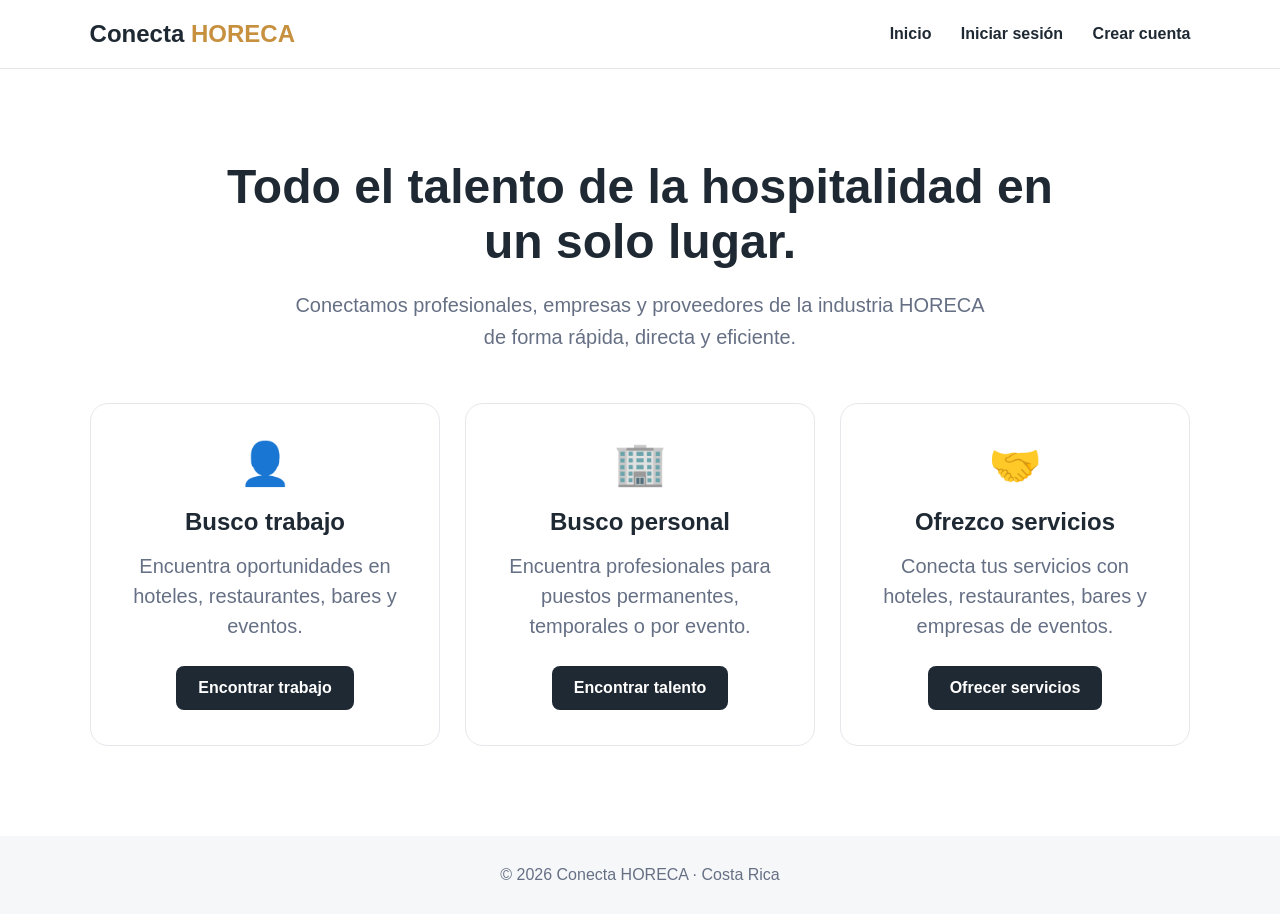
<file: index.html>
<!DOCTYPE html>
<html lang="es">
<head>
  <meta charset="UTF-8">
  <meta name="viewport" content="width=device-width, initial-scale=1.0">

  <title>Conecta HORECA</title>

  <link rel="stylesheet" href="styles.css">

  <style>
    * {
      box-sizing: border-box;
      margin: 0;
      padding: 0;
    }

    body {
      font-family: Arial, Helvetica, sans-serif;
      background: #f6f7f8;
      color: #1f2933;
    }

    header {
      background: #ffffff;
      padding: 20px 7%;
      display: flex;
      justify-content: space-between;
      align-items: center;
      border-bottom: 1px solid #e5e7eb;
    }

    .logo {
      font-size: 24px;
      font-weight: bold;
    }

    .logo span {
      color: #c7903e;
    }

    nav a {
      text-decoration: none;
      color: #1f2933;
      margin-left: 25px;
      font-weight: 600;
    }

    .hero {
      min-height: 520px;
      padding: 90px 7%;
      text-align: center;
      background: #ffffff;
    }

    .hero h1 {
      font-size: 48px;
      max-width: 850px;
      margin: 0 auto 20px;
    }

    .hero p {
      font-size: 20px;
      color: #667085;
      max-width: 700px;
      margin: 0 auto 50px;
      line-height: 1.6;
    }

    .options {
      display: grid;
      grid-template-columns: repeat(3, 1fr);
      gap: 25px;
      max-width: 1100px;
      margin: auto;
    }

    .card {
      background: #ffffff;
      border: 1px solid #e5e7eb;
      border-radius: 18px;
      padding: 35px 25px;
      transition: 0.25s;
    }

    .card:hover {
      transform: translateY(-6px);
      box-shadow: 0 15px 35px rgba(0,0,0,0.08);
    }

    .icon {
      font-size: 42px;
      margin-bottom: 20px;
    }

    .card h2 {
      margin-bottom: 15px;
    }

    .card p {
      color: #667085;
      line-height: 1.5;
      margin-bottom: 25px;
    }

    .btn {
      display: inline-block;
      background: #1f2933;
      color: white;
      text-decoration: none;
      padding: 13px 22px;
      border-radius: 8px;
      font-weight: bold;
    }

    .btn:hover {
      background: #c7903e;
    }

    footer {
      text-align: center;
      padding: 30px;
      color: #667085;
    }

    @media (max-width: 800px) {
      .options {
        grid-template-columns: 1fr;
      }

      .hero h1 {
        font-size: 36px;
      }

      nav {
        display: none;
      }
    }
  </style>
</head>

<body>

<header>
  <div class="logo">Conecta <span>HORECA</span></div>

  <nav>
    <a href="#">Inicio</a>
    <a href="#">Iniciar sesión</a>
    <a href="registro.html">Crear cuenta</a>
  </nav>
</header>

<section class="hero">

  <h1>Todo el talento de la hospitalidad en un solo lugar.</h1>

  <p>
    Conectamos profesionales, empresas y proveedores de la industria
    HORECA de forma rápida, directa y eficiente.
  </p>

  <div class="options">

    <div class="card">
      <div class="icon">👤</div>

      <h2>Busco trabajo</h2>

      <p>
        Encuentra oportunidades en hoteles, restaurantes,
        bares y eventos.
      </p>

      <a href="#" class="btn">Encontrar trabajo</a>
    </div>

    <div class="card">
      <div class="icon">🏢</div>

      <h2>Busco personal</h2>

      <p>
        Encuentra profesionales para puestos permanentes,
        temporales o por evento.
      </p>

      <a href="#" class="btn">Encontrar talento</a>
    </div>

    <div class="card">
      <div class="icon">🤝</div>

      <h2>Ofrezco servicios</h2>

      <p>
        Conecta tus servicios con hoteles, restaurantes,
        bares y empresas de eventos.
      </p>

      <a href="#" class="btn">Ofrecer servicios</a>
    </div>

  </div>

</section>

<footer>
  © 2026 Conecta HORECA · Costa Rica
</footer>

</body>
</html>
</file>
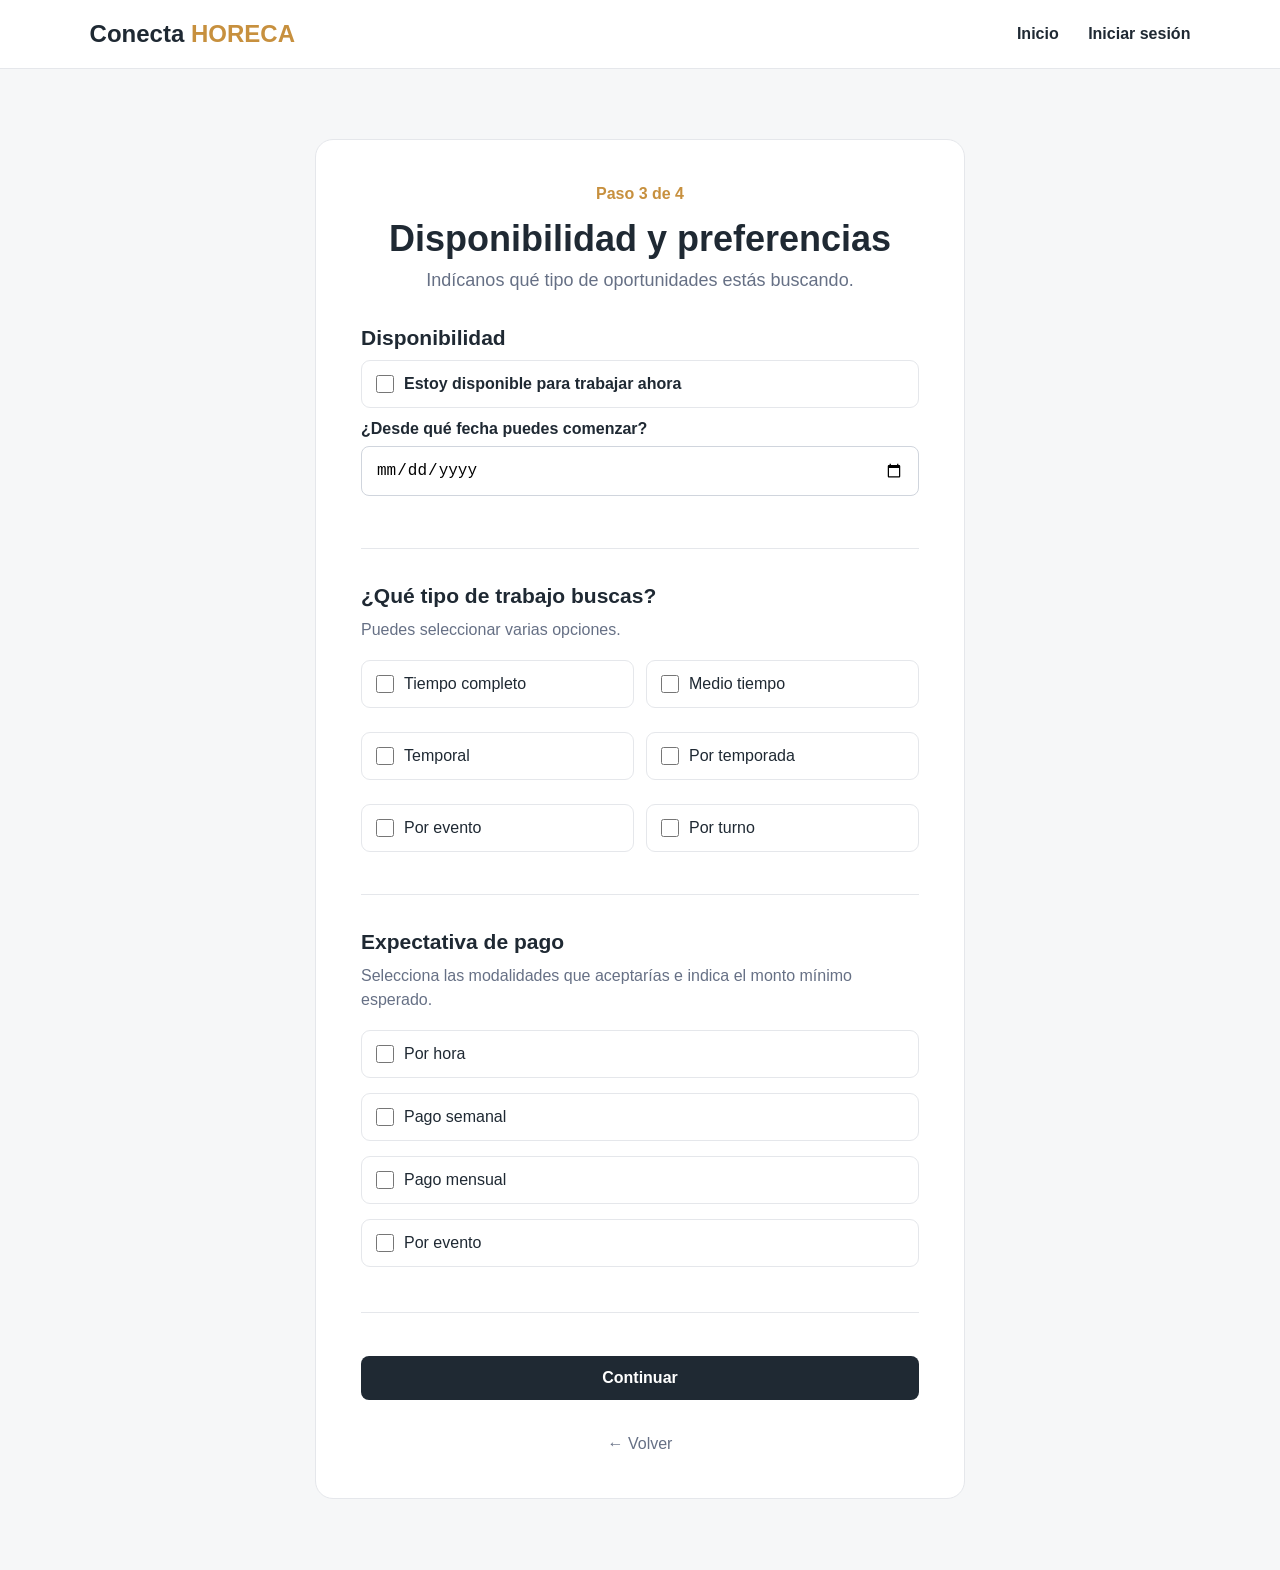
<file: disponibilidad-profesional.html>
<!DOCTYPE html>
<html lang="es">
<head>
  <meta charset="UTF-8">
  <meta name="viewport" content="width=device-width, initial-scale=1.0">

  <title>Disponibilidad | Conecta HORECA</title>

  <link rel="stylesheet" href="styles.css">
</head>

<body>

<header>
  <div class="logo">
    Conecta <span>HORECA</span>
  </div>

  <nav>
    <a href="index.html">Inicio</a>
    <a href="#">Iniciar sesión</a>
  </nav>
</header>

<main class="register-page">

  <div class="form-container">

    <div class="form-progress">
      Paso 3 de 4
    </div>

    <h1>Disponibilidad y preferencias</h1>

    <p class="register-subtitle">
      Indícanos qué tipo de oportunidades estás buscando.
    </p>

    <form id="availabilityForm">

      <!-- DISPONIBILIDAD -->

      <div class="form-section">

        <h2>Disponibilidad</h2>

        <label class="check-option">
          <input
            type="checkbox"
            id="disponibleAhora"
            name="disponibleAhora"
          >
          <span>
            <strong>Estoy disponible para trabajar ahora</strong>
          </span>
        </label>

        <div class="form-group">
          <label for="fechaDisponible">
            ¿Desde qué fecha puedes comenzar?
          </label>

          <input
            type="date"
            id="fechaDisponible"
            name="fechaDisponible"
          >
        </div>

      </div>


      <!-- TIPO DE TRABAJO -->

      <div class="form-section">

        <h2>¿Qué tipo de trabajo buscas?</h2>

        <p class="section-help">
          Puedes seleccionar varias opciones.
        </p>

        <div class="checkbox-grid">

          <label class="check-option">
            <input
              type="checkbox"
              name="tipoTrabajo"
              value="Tiempo completo"
            >
            <span>Tiempo completo</span>
          </label>

          <label class="check-option">
            <input
              type="checkbox"
              name="tipoTrabajo"
              value="Medio tiempo"
            >
            <span>Medio tiempo</span>
          </label>

          <label class="check-option">
            <input
              type="checkbox"
              name="tipoTrabajo"
              value="Temporal"
            >
            <span>Temporal</span>
          </label>

          <label class="check-option">
            <input
              type="checkbox"
              name="tipoTrabajo"
              value="Por temporada"
            >
            <span>Por temporada</span>
          </label>

          <label class="check-option">
            <input
              type="checkbox"
              name="tipoTrabajo"
              value="Por evento"
            >
            <span>Por evento</span>
          </label>

          <label class="check-option">
            <input
              type="checkbox"
              name="tipoTrabajo"
              value="Por turno"
            >
            <span>Por turno</span>
          </label>

        </div>

      </div>


      <!-- PAGO -->

      <div class="form-section">

        <h2>Expectativa de pago</h2>

        <p class="section-help">
          Selecciona las modalidades que aceptarías e indica
          el monto mínimo esperado.
        </p>

        <div class="payment-option">

          <label class="check-option">
            <input
              type="checkbox"
              id="pagoHora"
              class="payment-checkbox"
              data-target="montoHora"
            >
            <span>Por hora</span>
          </label>

          <div id="montoHora" class="payment-amount hidden">

            <label for="tarifaHora">
              Mínimo por hora
            </label>

            <div class="money-input">
              <span>₡</span>
              <input
                type="number"
                id="tarifaHora"
                min="0"
                step="100"
                placeholder="3000"
              >
            </div>

          </div>

        </div>


        <div class="payment-option">

          <label class="check-option">
            <input
              type="checkbox"
              id="pagoSemanal"
              class="payment-checkbox"
              data-target="montoSemanal"
            >
            <span>Pago semanal</span>
          </label>

          <div id="montoSemanal" class="payment-amount hidden">

            <label for="tarifaSemanal">
              Mínimo semanal
            </label>

            <div class="money-input">
              <span>₡</span>
              <input
                type="number"
                id="tarifaSemanal"
                min="0"
                step="1000"
                placeholder="150000"
              >
            </div>

          </div>

        </div>


        <div class="payment-option">

          <label class="check-option">
            <input
              type="checkbox"
              id="pagoMensual"
              class="payment-checkbox"
              data-target="montoMensual"
            >
            <span>Pago mensual</span>
          </label>

          <div id="montoMensual" class="payment-amount hidden">

            <label for="tarifaMensual">
              Mínimo mensual
            </label>

            <div class="money-input">
              <span>₡</span>
              <input
                type="number"
                id="tarifaMensual"
                min="0"
                step="5000"
                placeholder="650000"
              >
            </div>

          </div>

        </div>


        <div class="payment-option">

          <label class="check-option">
            <input
              type="checkbox"
              id="pagoEvento"
              class="payment-checkbox"
              data-target="montoEvento"
            >
            <span>Por evento</span>
          </label>

          <div id="montoEvento" class="payment-amount hidden">

            <label for="tarifaEvento">
              Mínimo por evento
            </label>

            <div class="money-input">
              <span>₡</span>
              <input
                type="number"
                id="tarifaEvento"
                min="0"
                step="1000"
                placeholder="30000"
              >
            </div>

          </div>

        </div>

      </div>


      <button type="submit" class="btn form-button">
        Continuar
      </button>

    </form>

    <a href="perfil-profesional.html" class="back-link">
      ← Volver
    </a>

  </div>

</main>

<script src="app.js"></script>

</body>
</html>
</file>
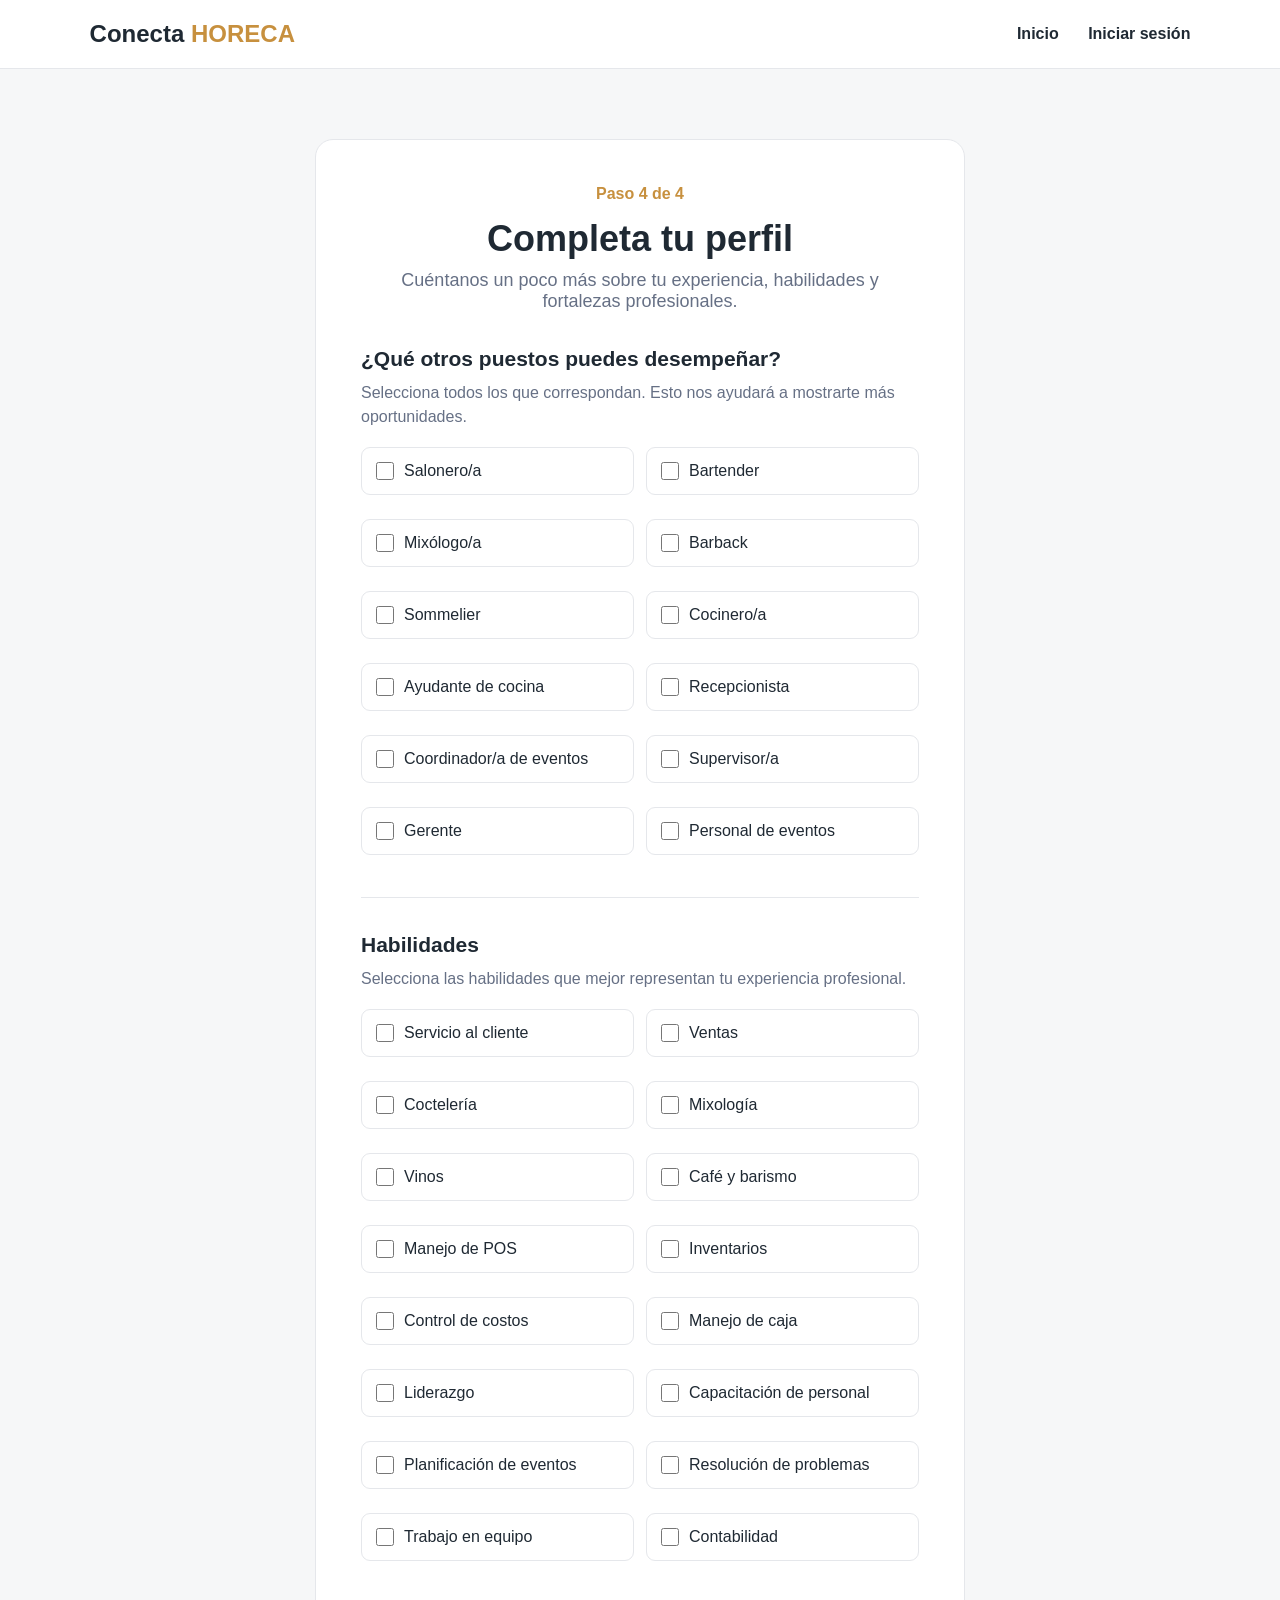
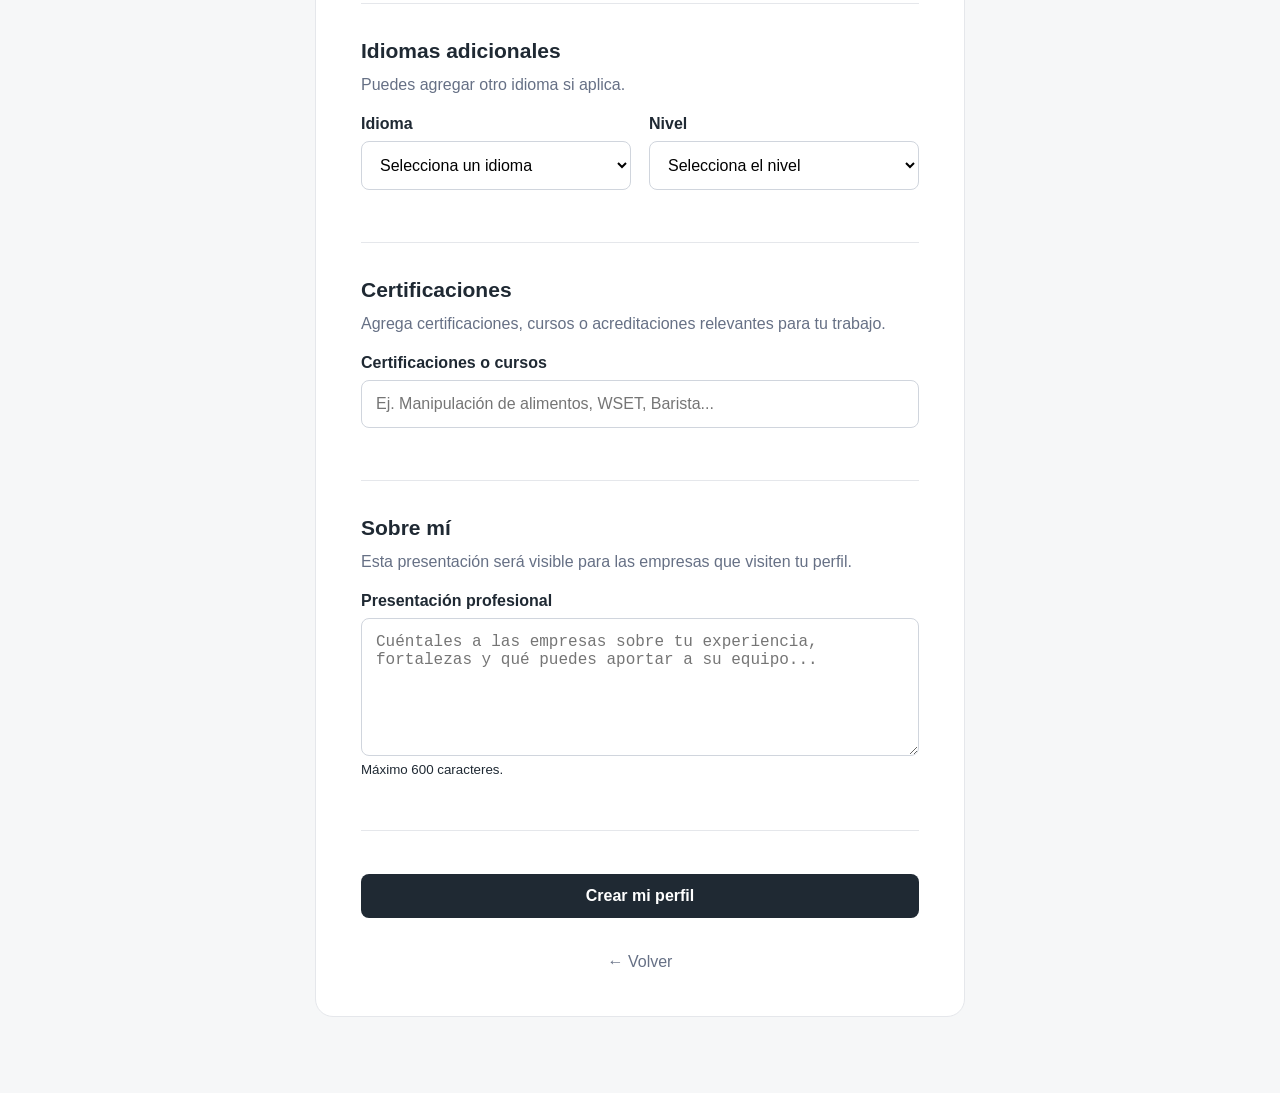
<file: finalizar-perfil.html>
<!DOCTYPE html>
<html lang="es">

<head>
  <meta charset="UTF-8">

  <meta
    name="viewport"
    content="width=device-width, initial-scale=1.0"
  >

  <title>Completa tu perfil | Conecta HORECA</title>

  <link rel="stylesheet" href="styles.css">
</head>

<body>

<header>

  <div class="logo">
    Conecta <span>HORECA</span>
  </div>

  <nav>
    <a href="index.html">Inicio</a>
    <a href="#">Iniciar sesión</a>
  </nav>

</header>


<main class="register-page">

  <div class="form-container">

    <div class="form-progress">
      Paso 4 de 4
    </div>

    <h1>Completa tu perfil</h1>

    <p class="register-subtitle">
      Cuéntanos un poco más sobre tu experiencia,
      habilidades y fortalezas profesionales.
    </p>


    <form id="finalProfileForm">


      <!-- OTROS PUESTOS -->

      <div class="form-section">

        <h2>¿Qué otros puestos puedes desempeñar?</h2>

        <p class="section-help">
          Selecciona todos los que correspondan.
          Esto nos ayudará a mostrarte más oportunidades.
        </p>

        <div class="checkbox-grid">

          <label class="check-option">
            <input
              type="checkbox"
              name="otrosPuestos"
              value="Salonero/a"
            >
            <span>Salonero/a</span>
          </label>

          <label class="check-option">
            <input
              type="checkbox"
              name="otrosPuestos"
              value="Bartender"
            >
            <span>Bartender</span>
          </label>

          <label class="check-option">
            <input
              type="checkbox"
              name="otrosPuestos"
              value="Mixólogo/a"
            >
            <span>Mixólogo/a</span>
          </label>

          <label class="check-option">
            <input
              type="checkbox"
              name="otrosPuestos"
              value="Barback"
            >
            <span>Barback</span>
          </label>

          <label class="check-option">
            <input
              type="checkbox"
              name="otrosPuestos"
              value="Sommelier"
            >
            <span>Sommelier</span>
          </label>

          <label class="check-option">
            <input
              type="checkbox"
              name="otrosPuestos"
              value="Cocinero/a"
            >
            <span>Cocinero/a</span>
          </label>

          <label class="check-option">
            <input
              type="checkbox"
              name="otrosPuestos"
              value="Ayudante de cocina"
            >
            <span>Ayudante de cocina</span>
          </label>

          <label class="check-option">
            <input
              type="checkbox"
              name="otrosPuestos"
              value="Recepcionista"
            >
            <span>Recepcionista</span>
          </label>

          <label class="check-option">
            <input
              type="checkbox"
              name="otrosPuestos"
              value="Coordinador/a de eventos"
            >
            <span>Coordinador/a de eventos</span>
          </label>

          <label class="check-option">
            <input
              type="checkbox"
              name="otrosPuestos"
              value="Supervisor/a"
            >
            <span>Supervisor/a</span>
          </label>

          <label class="check-option">
            <input
              type="checkbox"
              name="otrosPuestos"
              value="Gerente"
            >
            <span>Gerente</span>
          </label>

          <label class="check-option">
            <input
              type="checkbox"
              name="otrosPuestos"
              value="Personal de eventos"
            >
            <span>Personal de eventos</span>
          </label>

        </div>

      </div>


      <!-- HABILIDADES -->

      <div class="form-section">

        <h2>Habilidades</h2>

        <p class="section-help">
          Selecciona las habilidades que mejor representan
          tu experiencia profesional.
        </p>

        <div class="checkbox-grid">

          <label class="check-option">
            <input
              type="checkbox"
              name="habilidades"
              value="Servicio al cliente"
            >
            <span>Servicio al cliente</span>
          </label>

          <label class="check-option">
            <input
              type="checkbox"
              name="habilidades"
              value="Ventas"
            >
            <span>Ventas</span>
          </label>

          <label class="check-option">
            <input
              type="checkbox"
              name="habilidades"
              value="Coctelería"
            >
            <span>Coctelería</span>
          </label>

          <label class="check-option">
            <input
              type="checkbox"
              name="habilidades"
              value="Mixología"
            >
            <span>Mixología</span>
          </label>

          <label class="check-option">
            <input
              type="checkbox"
              name="habilidades"
              value="Vinos"
            >
            <span>Vinos</span>
          </label>

          <label class="check-option">
            <input
              type="checkbox"
              name="habilidades"
              value="Café y barismo"
            >
            <span>Café y barismo</span>
          </label>

          <label class="check-option">
            <input
              type="checkbox"
              name="habilidades"
              value="Manejo de POS"
            >
            <span>Manejo de POS</span>
          </label>

          <label class="check-option">
            <input
              type="checkbox"
              name="habilidades"
              value="Inventarios"
            >
            <span>Inventarios</span>
          </label>

          <label class="check-option">
            <input
              type="checkbox"
              name="habilidades"
              value="Control de costos"
            >
            <span>Control de costos</span>
          </label>

          <label class="check-option">
            <input
              type="checkbox"
              name="habilidades"
              value="Manejo de caja"
            >
            <span>Manejo de caja</span>
          </label>

          <label class="check-option">
            <input
              type="checkbox"
              name="habilidades"
              value="Liderazgo"
            >
            <span>Liderazgo</span>
          </label>

          <label class="check-option">
            <input
              type="checkbox"
              name="habilidades"
              value="Capacitación de personal"
            >
            <span>Capacitación de personal</span>
          </label>

          <label class="check-option">
            <input
              type="checkbox"
              name="habilidades"
              value="Planificación de eventos"
            >
            <span>Planificación de eventos</span>
          </label>

          <label class="check-option">
            <input
              type="checkbox"
              name="habilidades"
              value="Resolución de problemas"
            >
            <span>Resolución de problemas</span>
          </label>

          <label class="check-option">
            <input
              type="checkbox"
              name="habilidades"
              value="Trabajo en equipo"
            >
            <span>Trabajo en equipo</span>
          </label>

          <label class="check-option">
            <input
              type="checkbox"
              name="habilidades"
              value="Contabilidad"
            >
            <span>Contabilidad</span>
          </label>

        </div>

      </div>


      <!-- IDIOMAS ADICIONALES -->

      <div class="form-section">

        <h2>Idiomas adicionales</h2>

        <p class="section-help">
          Puedes agregar otro idioma si aplica.
        </p>

        <div class="form-row">

          <div class="form-group">

            <label for="idiomaAdicional">
              Idioma
            </label>

            <select id="idiomaAdicional">

              <option value="">
                Selecciona un idioma
              </option>

              <option value="Inglés">
                Inglés
              </option>

              <option value="Español">
                Español
              </option>

              <option value="Francés">
                Francés
              </option>

              <option value="Portugués">
                Portugués
              </option>

              <option value="Italiano">
                Italiano
              </option>

              <option value="Alemán">
                Alemán
              </option>

              <option value="Mandarín">
                Mandarín
              </option>

              <option value="Coreano">
                Coreano
              </option>

              <option value="Japonés">
                Japonés
              </option>

              <option value="Otro">
                Otro
              </option>

            </select>

          </div>


          <div class="form-group">

            <label for="nivelIdiomaAdicional">
              Nivel
            </label>

            <select id="nivelIdiomaAdicional">

              <option value="">
                Selecciona el nivel
              </option>

              <option value="Básico">
                Básico
              </option>

              <option value="Intermedio">
                Intermedio
              </option>

              <option value="Avanzado">
                Avanzado
              </option>

              <option value="Fluido">
                Fluido
              </option>

              <option value="Nativo">
                Nativo
              </option>

            </select>

          </div>

        </div>

      </div>


      <!-- CERTIFICACIONES -->

      <div class="form-section">

        <h2>Certificaciones</h2>

        <p class="section-help">
          Agrega certificaciones, cursos o acreditaciones
          relevantes para tu trabajo.
        </p>

        <div class="form-group">

          <label for="certificaciones">
            Certificaciones o cursos
          </label>

          <input
            type="text"
            id="certificaciones"
            placeholder="Ej. Manipulación de alimentos, WSET, Barista..."
          >

        </div>

      </div>


      <!-- SOBRE MÍ -->

      <div class="form-section">

        <h2>Sobre mí</h2>

        <p class="section-help">
          Esta presentación será visible para las empresas
          que visiten tu perfil.
        </p>

        <div class="form-group">

          <label for="sobreMi">
            Presentación profesional
          </label>

          <textarea
            id="sobreMi"
            rows="6"
            maxlength="600"
            placeholder="Cuéntales a las empresas sobre tu experiencia, fortalezas y qué puedes aportar a su equipo..."
          ></textarea>

          <small>
            Máximo 600 caracteres.
          </small>

        </div>

      </div>


      <button
        type="submit"
        class="btn form-button"
      >
        Crear mi perfil
      </button>

    </form>


    <a
      href="disponibilidad-profesional.html"
      class="back-link"
    >
      ← Volver
    </a>

  </div>

</main>


<script src="app.js"></script>

</body>

</html>
</file>
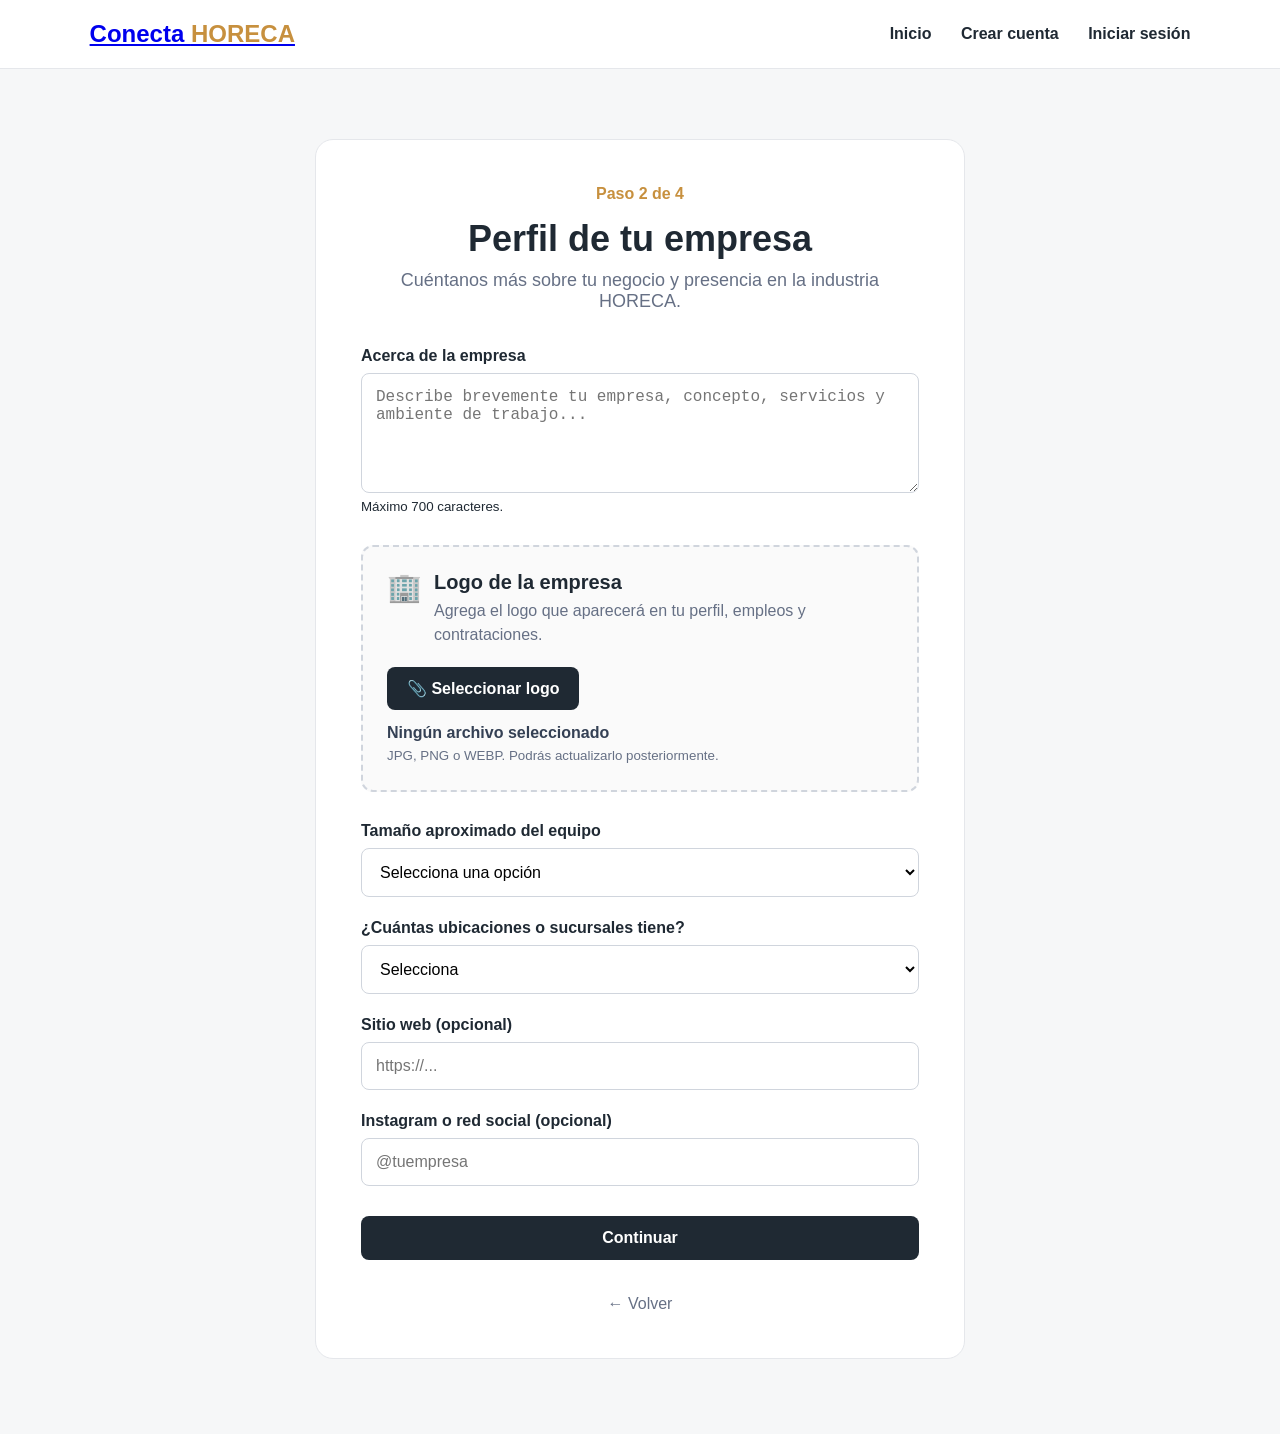
<file: perfil-empresa.html>
<!DOCTYPE html>
<html lang="es">

<head>
  <meta charset="UTF-8">

  <meta
    name="viewport"
    content="width=device-width, initial-scale=1.0"
  >

  <title>Perfil de empresa | Conecta HORECA</title>

  <link rel="stylesheet" href="styles.css">
</head>

<body>


<header class="main-header">

  <a href="index.html" class="logo">
    Conecta <span>HORECA</span>
  </a>

  <button
    class="mobile-menu-button"
    id="mobileMenuButton"
    type="button"
    aria-label="Abrir menú"
    aria-expanded="false"
  >
    ☰
  </button>

  <nav id="mainNav">

    <a href="index.html">
      Inicio
    </a>

    <a href="registro.html">
      Crear cuenta
    </a>

    <a href="#">
      Iniciar sesión
    </a>

  </nav>

</header>


<main class="register-page">

  <div class="form-container">

    <div class="form-progress">
      Paso 2 de 4
    </div>

    <h1>Perfil de tu empresa</h1>

    <p class="register-subtitle">
      Cuéntanos más sobre tu negocio y presencia en la industria HORECA.
    </p>


    <form id="companyProfileForm">


      <!-- DESCRIPCIÓN -->

      <div class="form-group">

        <label for="descripcionEmpresa">
          Acerca de la empresa
        </label>

        <textarea
          id="descripcionEmpresa"
          name="descripcionEmpresa"
          rows="5"
          maxlength="700"
          placeholder="Describe brevemente tu empresa, concepto, servicios y ambiente de trabajo..."
          required
        ></textarea>

        <small>
          Máximo 700 caracteres.
        </small>

      </div>


      <!-- LOGO -->

      <div class="cv-upload-section">

        <div class="cv-upload-header">

          <span class="cv-icon">
            🏢
          </span>

          <div>

            <h3>
              Logo de la empresa
            </h3>

            <p>
              Agrega el logo que aparecerá en tu perfil,
              empleos y contrataciones.
            </p>

          </div>

        </div>


        <label
          for="logoEmpresa"
          class="cv-upload-button"
        >
          📎 Seleccionar logo
        </label>


        <input
          type="file"
          id="logoEmpresa"
          name="logoEmpresa"
          accept=".jpg,.jpeg,.png,.webp"
          class="cv-file-input"
        >


        <p
          id="logoFileName"
          class="cv-file-name"
        >
          Ningún archivo seleccionado
        </p>


        <small class="cv-help">
          JPG, PNG o WEBP. Podrás actualizarlo posteriormente.
        </small>

      </div>


      <!-- TAMAÑO -->

      <div class="form-group">

        <label for="tamanoEmpresa">
          Tamaño aproximado del equipo
        </label>

        <select
          id="tamanoEmpresa"
          name="tamanoEmpresa"
          required
        >

          <option value="">
            Selecciona una opción
          </option>

          <option value="1-5 personas">
            1-5 personas
          </option>

          <option value="6-15 personas">
            6-15 personas
          </option>

          <option value="16-50 personas">
            16-50 personas
          </option>

          <option value="51-100 personas">
            51-100 personas
          </option>

          <option value="101-250 personas">
            101-250 personas
          </option>

          <option value="Más de 250 personas">
            Más de 250 personas
          </option>

        </select>

      </div>


      <!-- SUCURSALES -->

      <div class="form-group">

        <label for="cantidadUbicaciones">
          ¿Cuántas ubicaciones o sucursales tiene?
        </label>

        <select
          id="cantidadUbicaciones"
          name="cantidadUbicaciones"
          required
        >

          <option value="">
            Selecciona
          </option>

          <option value="1">
            1
          </option>

          <option value="2-3">
            2-3
          </option>

          <option value="4-10">
            4-10
          </option>

          <option value="Más de 10">
            Más de 10
          </option>

        </select>

      </div>


      <!-- SITIO WEB -->

      <div class="form-group">

        <label for="sitioWeb">
          Sitio web (opcional)
        </label>

        <input
          type="url"
          id="sitioWeb"
          name="sitioWeb"
          placeholder="https://..."
        >

      </div>


      <!-- REDES -->

      <div class="form-group">

        <label for="redSocialEmpresa">
          Instagram o red social (opcional)
        </label>

        <input
          type="text"
          id="redSocialEmpresa"
          name="redSocialEmpresa"
          placeholder="@tuempresa"
        >

      </div>


      <button
        type="submit"
        class="btn form-button"
      >
        Continuar
      </button>

    </form>


    <a
      href="registro-empresa.html"
      class="back-link"
    >
      ← Volver
    </a>

  </div>

</main>


<script src="app.js"></script>

</body>

</html>
</file>
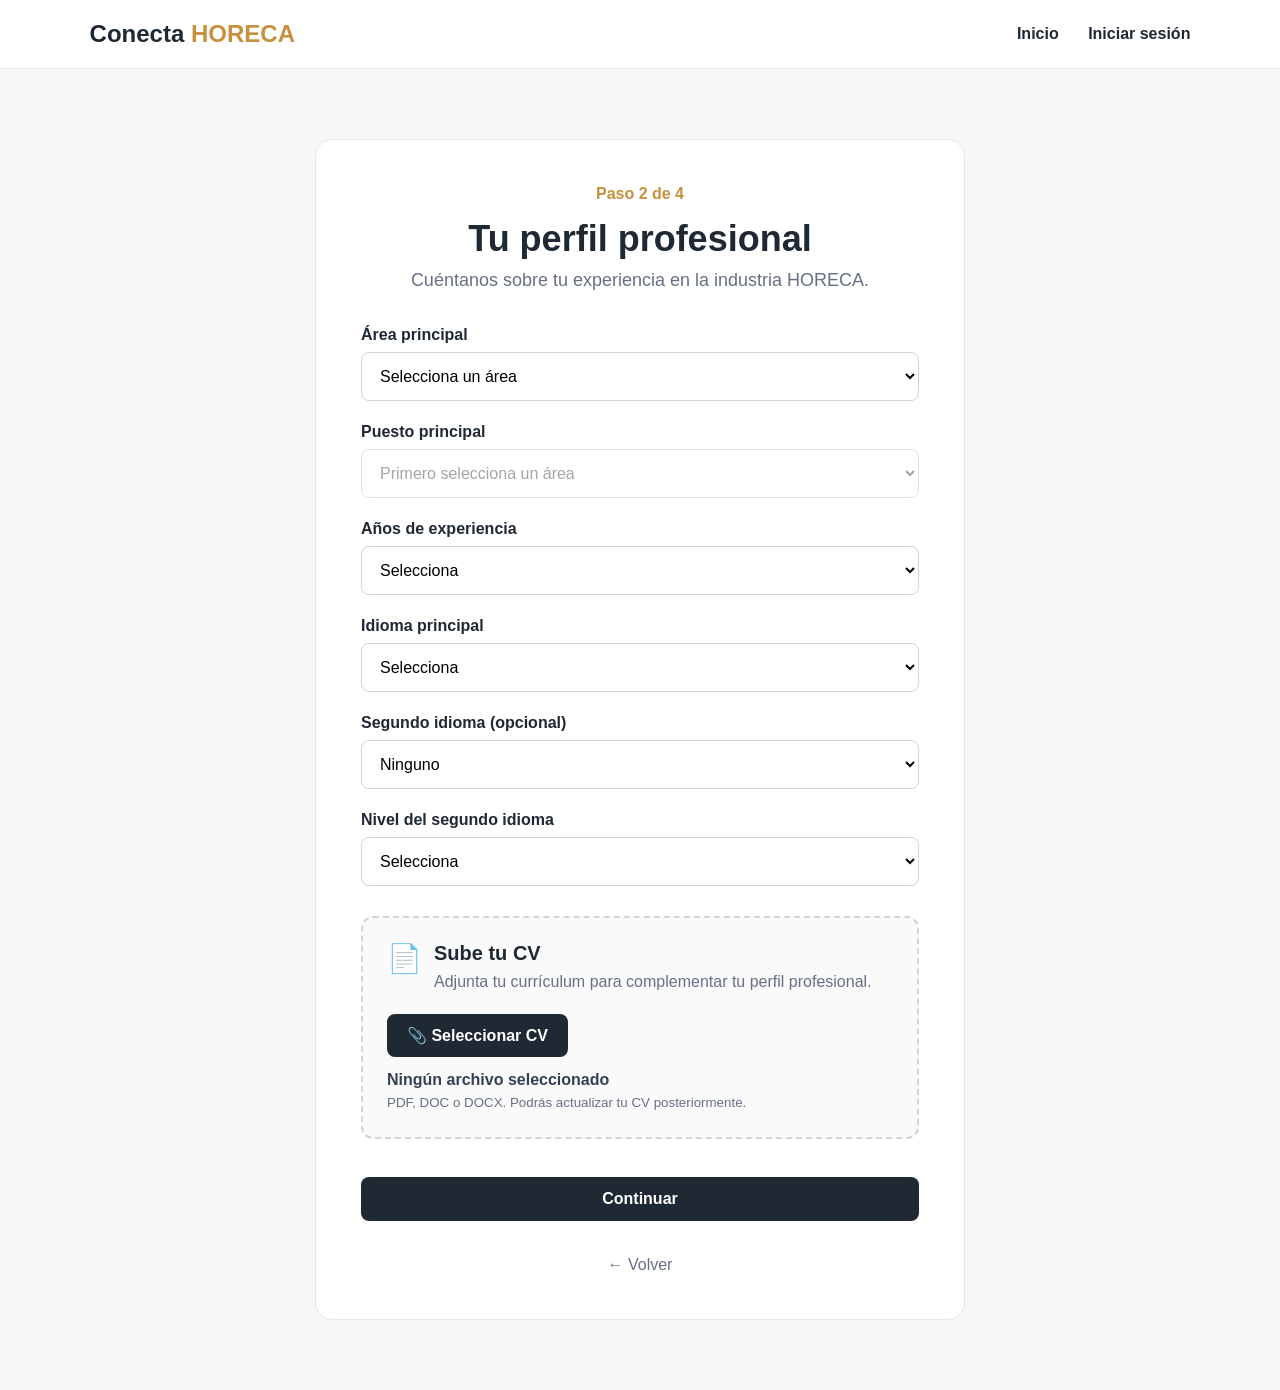
<file: perfil-profesional.html>
<!DOCTYPE html>
<html lang="es">

<head>
  <meta charset="UTF-8">

  <meta
    name="viewport"
    content="width=device-width, initial-scale=1.0"
  >

  <title>Perfil profesional | Conecta HORECA</title>

  <link rel="stylesheet" href="styles.css">
</head>

<body>

<header>

  <div class="logo">
    Conecta <span>HORECA</span>
  </div>

  <nav>
    <a href="index.html">Inicio</a>
    <a href="#">Iniciar sesión</a>
  </nav>

</header>


<main class="register-page">

  <div class="form-container">

    <div class="form-progress">
      Paso 2 de 4
    </div>

    <h1>Tu perfil profesional</h1>

    <p class="register-subtitle">
      Cuéntanos sobre tu experiencia en la industria HORECA.
    </p>


    <form id="professionalProfileForm">


      <!-- ÁREA PRINCIPAL -->

      <div class="form-group">

        <label for="areaPrincipal">
          Área principal
        </label>

        <select
          id="areaPrincipal"
          name="areaPrincipal"
          required
        >

          <option value="">
            Selecciona un área
          </option>

          <option value="restaurante">
            Restaurante
          </option>

          <option value="bar">
            Bar y Bebidas
          </option>

          <option value="cocina">
            Cocina
          </option>

          <option value="hoteleria">
            Hotelería
          </option>

          <option value="habitaciones">
            Habitaciones y Limpieza
          </option>

          <option value="eventos">
            Eventos
          </option>

          <option value="administracion">
            Administración
          </option>

          <option value="operaciones">
            Operaciones
          </option>

        </select>

      </div>


      <!-- PUESTO PRINCIPAL -->

      <div class="form-group">

        <label for="puestoPrincipal">
          Puesto principal
        </label>

        <select
          id="puestoPrincipal"
          name="puestoPrincipal"
          required
          disabled
        >

          <option value="">
            Primero selecciona un área
          </option>

        </select>

      </div>


      <!-- EXPERIENCIA -->

      <div class="form-group">

        <label for="experiencia">
          Años de experiencia
        </label>

        <select
          id="experiencia"
          name="experiencia"
          required
        >

          <option value="">
            Selecciona
          </option>

          <option value="Menos de 1 año">
            Menos de 1 año
          </option>

          <option value="1-2 años">
            1-2 años
          </option>

          <option value="3-5 años">
            3-5 años
          </option>

          <option value="6-10 años">
            6-10 años
          </option>

          <option value="Más de 10 años">
            Más de 10 años
          </option>

        </select>

      </div>


      <!-- IDIOMA PRINCIPAL -->

      <div class="form-group">

        <label for="idiomaPrincipal">
          Idioma principal
        </label>

        <select
          id="idiomaPrincipal"
          name="idiomaPrincipal"
          required
        >

          <option value="">
            Selecciona
          </option>

          <option value="Español">
            Español
          </option>

          <option value="Inglés">
            Inglés
          </option>

          <option value="Francés">
            Francés
          </option>

          <option value="Portugués">
            Portugués
          </option>

          <option value="Italiano">
            Italiano
          </option>

          <option value="Alemán">
            Alemán
          </option>

          <option value="Mandarín">
            Mandarín
          </option>

          <option value="Coreano">
            Coreano
          </option>

          <option value="Japonés">
            Japonés
          </option>

          <option value="Otro">
            Otro
          </option>

        </select>

      </div>


      <!-- SEGUNDO IDIOMA -->

      <div class="form-group">

        <label for="segundoIdioma">
          Segundo idioma (opcional)
        </label>

        <select
          id="segundoIdioma"
          name="segundoIdioma"
        >

          <option value="">
            Ninguno
          </option>

          <option value="Español">
            Español
          </option>

          <option value="Inglés">
            Inglés
          </option>

          <option value="Francés">
            Francés
          </option>

          <option value="Portugués">
            Portugués
          </option>

          <option value="Italiano">
            Italiano
          </option>

          <option value="Alemán">
            Alemán
          </option>

          <option value="Mandarín">
            Mandarín
          </option>

          <option value="Coreano">
            Coreano
          </option>

          <option value="Japonés">
            Japonés
          </option>

          <option value="Otro">
            Otro
          </option>

        </select>

      </div>


      <!-- NIVEL SEGUNDO IDIOMA -->

      <div class="form-group">

        <label for="nivelSegundoIdioma">
          Nivel del segundo idioma
        </label>

        <select
          id="nivelSegundoIdioma"
          name="nivelSegundoIdioma"
        >

          <option value="">
            Selecciona
          </option>

          <option value="Básico">
            Básico
          </option>

          <option value="Intermedio">
            Intermedio
          </option>

          <option value="Avanzado">
            Avanzado
          </option>

          <option value="Fluido">
            Fluido
          </option>

          <option value="Nativo">
            Nativo
          </option>

        </select>

      </div>


      <!-- CURRÍCULUM -->

      <div class="cv-upload-section">

        <div class="cv-upload-header">

          <span class="cv-icon">
            📄
          </span>

          <div>

            <h3>
              Sube tu CV
            </h3>

            <p>
              Adjunta tu currículum para complementar
              tu perfil profesional.
            </p>

          </div>

        </div>


        <label
          for="cv"
          class="cv-upload-button"
        >
          📎 Seleccionar CV
        </label>


        <input
          type="file"
          id="cv"
          name="cv"
          accept=".pdf,.doc,.docx"
          class="cv-file-input"
        >


        <p
          id="cvFileName"
          class="cv-file-name"
        >
          Ningún archivo seleccionado
        </p>


        <small class="cv-help">
          PDF, DOC o DOCX. Podrás actualizar tu CV posteriormente.
        </small>

      </div>


      <!-- CONTINUAR -->

      <button
        type="submit"
        class="btn form-button"
      >
        Continuar
      </button>

    </form>


    <a
      href="registro-profesional.html"
      class="back-link"
    >
      ← Volver
    </a>

  </div>

</main>


<script src="app.js"></script>

</body>

</html>
</file>
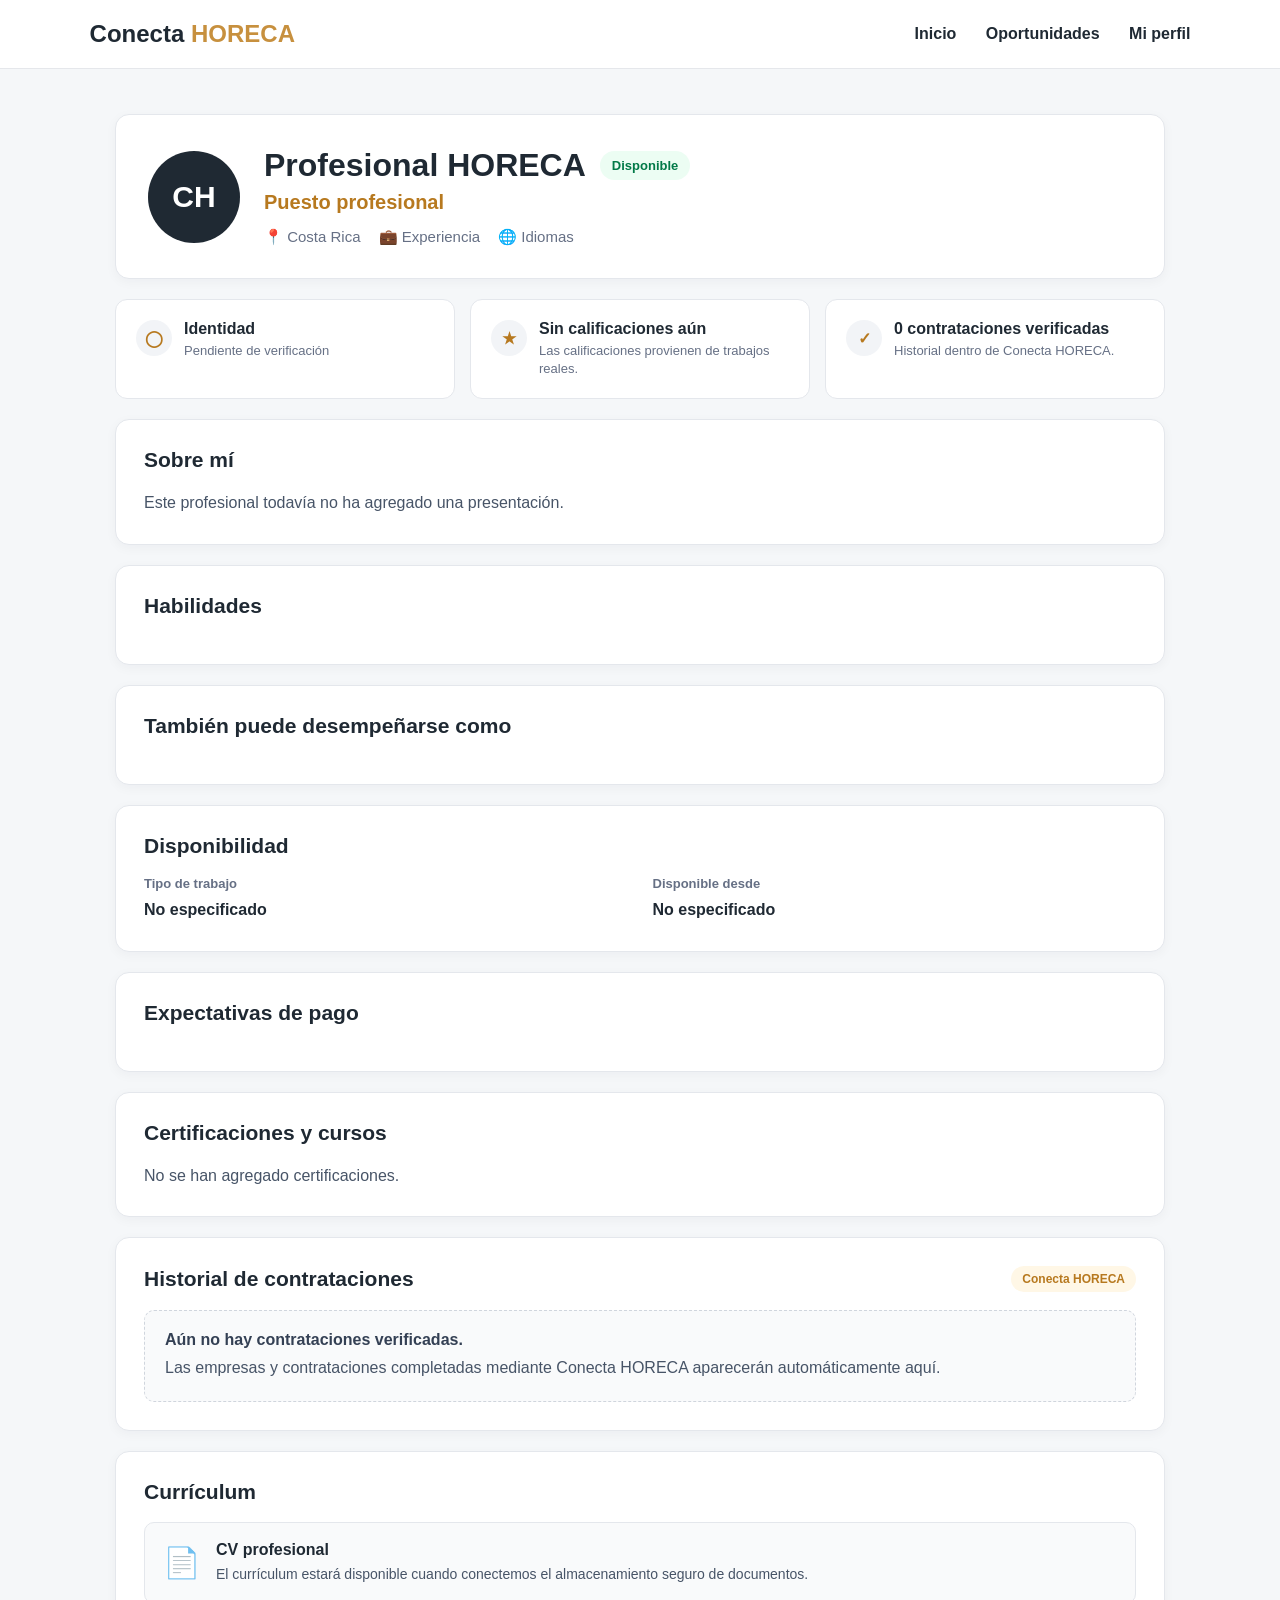
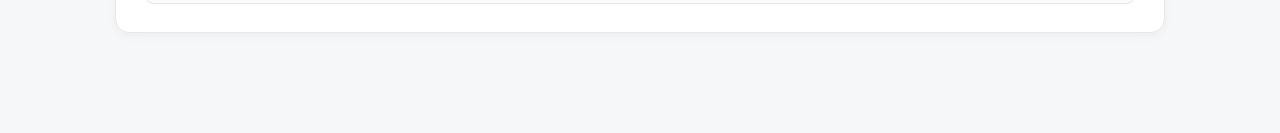
<file: perfil.html>
<!DOCTYPE html>
<html lang="es">

<head>
  <meta charset="UTF-8">

  <meta
    name="viewport"
    content="width=device-width, initial-scale=1.0"
  >

  <title>Perfil profesional | Conecta HORECA</title>

  <link rel="stylesheet" href="styles.css">
</head>

<body>

<header>

  <div class="logo">
    Conecta <span>HORECA</span>
  </div>

  <nav>
    <a href="index.html">Inicio</a>
    <a href="#">Oportunidades</a>
    <a href="#">Mi perfil</a>
  </nav>

</header>


<main class="profile-page">

  <div class="profile-container">


    <!-- CABECERA DEL PERFIL -->

    <section class="profile-card profile-header-card">

      <div class="profile-avatar" id="profileInitials">
        CH
      </div>

      <div class="profile-main-info">

        <div class="profile-name-row">

          <h1 id="profileName">
            Profesional HORECA
          </h1>

          <span
            id="availabilityBadge"
            class="availability-badge"
          >
            Disponible
          </span>

        </div>


        <h2 id="profileRole">
          Puesto profesional
        </h2>


        <div class="profile-meta">

          <span>
            📍
            <span id="profileLocation">
              Costa Rica
            </span>
          </span>

          <span>
            💼
            <span id="profileExperience">
              Experiencia
            </span>
          </span>

          <span>
            🌐
            <span id="profileLanguages">
              Idiomas
            </span>
          </span>

        </div>

      </div>

    </section>


    <!-- INDICADORES DE CONFIANZA -->

    <section class="trust-grid">

      <div class="trust-card">

        <span class="trust-icon">
          ◯
        </span>

        <div>
          <strong>Identidad</strong>
          <p>Pendiente de verificación</p>
        </div>

      </div>


      <div class="trust-card">

        <span class="trust-icon">
          ★
        </span>

        <div>
          <strong>Sin calificaciones aún</strong>
          <p>Las calificaciones provienen de trabajos reales.</p>
        </div>

      </div>


      <div class="trust-card">

        <span class="trust-icon">
          ✓
        </span>

        <div>
          <strong>0 contrataciones verificadas</strong>
          <p>Historial dentro de Conecta HORECA.</p>
        </div>

      </div>

    </section>


    <!-- SOBRE MÍ -->

    <section class="profile-card">

      <h2>Sobre mí</h2>

      <p id="profileAbout">
        Este profesional todavía no ha agregado
        una presentación.
      </p>

    </section>


    <!-- HABILIDADES -->

    <section class="profile-card">

      <h2>Habilidades</h2>

      <div
        id="profileSkills"
        class="profile-tags"
      >
      </div>

    </section>


    <!-- OTROS PUESTOS -->

    <section class="profile-card">

      <h2>También puede desempeñarse como</h2>

      <div
        id="profileOtherRoles"
        class="profile-tags"
      >
      </div>

    </section>


    <!-- DISPONIBILIDAD -->

    <section class="profile-card">

      <h2>Disponibilidad</h2>

      <div class="profile-info-grid">

        <div>

          <span class="info-label">
            Tipo de trabajo
          </span>

          <p id="profileWorkTypes">
            No especificado
          </p>

        </div>


        <div>

          <span class="info-label">
            Disponible desde
          </span>

          <p id="profileStartDate">
            No especificado
          </p>

        </div>

      </div>

    </section>


    <!-- EXPECTATIVAS DE PAGO -->

    <section class="profile-card">

      <h2>Expectativas de pago</h2>

      <div
        id="profilePayment"
        class="payment-profile-grid"
      >
      </div>

    </section>


    <!-- CERTIFICACIONES -->

    <section class="profile-card">

      <h2>Certificaciones y cursos</h2>

      <p id="profileCertifications">
        No se han agregado certificaciones.
      </p>

    </section>


    <!-- EXPERIENCIA VERIFICADA -->

    <section class="profile-card">

      <div class="section-title-row">

        <h2>Historial de contrataciones</h2>

        <span class="coming-badge">
          Conecta HORECA
        </span>

      </div>

      <div class="empty-history">

        <strong>
  Aún no hay contrataciones verificadas.
</strong>

<p>
  Las empresas y contrataciones completadas mediante
  Conecta HORECA aparecerán automáticamente aquí.
</p>

      </div>

    </section>


    <!-- CV -->

    <section class="profile-card">

      <h2>Currículum</h2>

      <div class="cv-profile-box">

        <span>
          📄
        </span>

        <div>

          <strong>
            CV profesional
          </strong>

          <p>
            El currículum estará disponible cuando
            conectemos el almacenamiento seguro
            de documentos.
          </p>

        </div>

      </div>

    </section>


  </div>

</main>


<script src="app.js"></script>

</body>

</html>
</file>
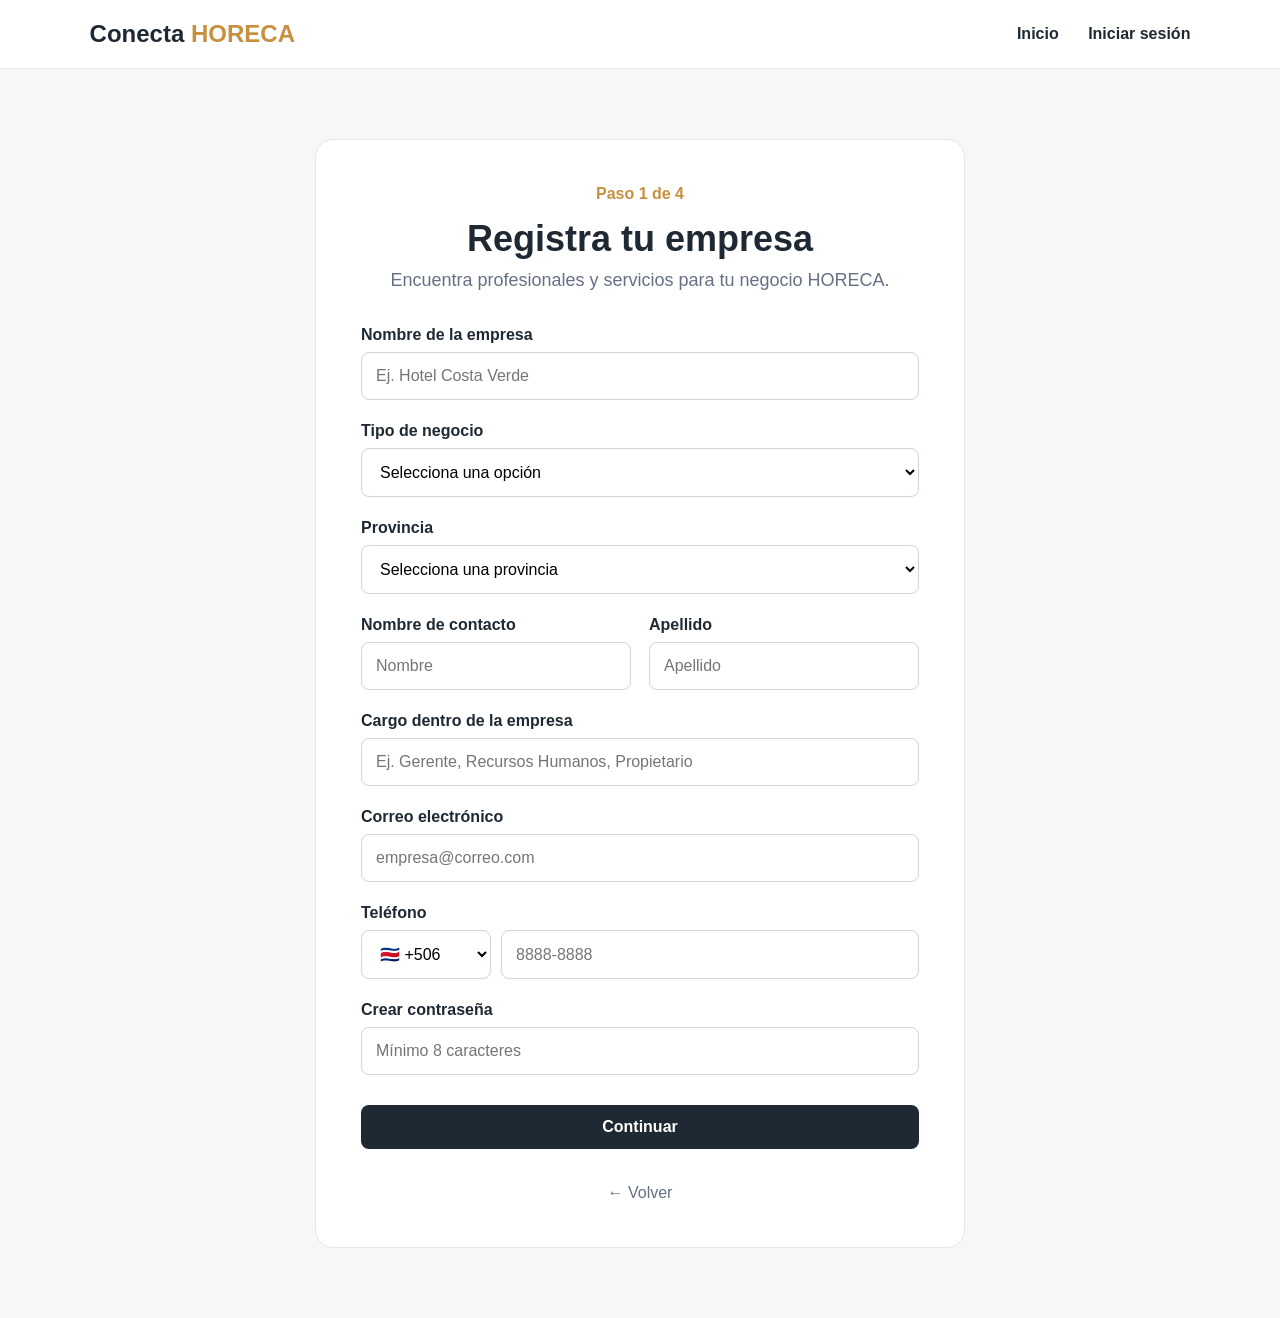
<file: registro-empresa.html>
<!DOCTYPE html>
<html lang="es">

<head>
  <meta charset="UTF-8">

  <meta
    name="viewport"
    content="width=device-width, initial-scale=1.0"
  >

  <title>Registro de empresa | Conecta HORECA</title>

  <link rel="stylesheet" href="styles.css">
</head>

<body>

<header>

  <div class="logo">
    Conecta <span>HORECA</span>
  </div>

  <nav>
    <a href="index.html">Inicio</a>
    <a href="#">Iniciar sesión</a>
  </nav>

</header>


<main class="register-page">

  <div class="form-container">

    <div class="form-progress">
      Paso 1 de 4
    </div>

    <h1>Registra tu empresa</h1>

    <p class="register-subtitle">
      Encuentra profesionales y servicios para tu negocio HORECA.
    </p>


    <form id="companyForm">


      <!-- NOMBRE DE EMPRESA -->

      <div class="form-group">

        <label for="nombreEmpresa">
          Nombre de la empresa
        </label>

        <input
          type="text"
          id="nombreEmpresa"
          name="nombreEmpresa"
          placeholder="Ej. Hotel Costa Verde"
          required
        >

      </div>


      <!-- TIPO DE NEGOCIO -->

      <div class="form-group">

        <label for="tipoNegocio">
          Tipo de negocio
        </label>

        <select
          id="tipoNegocio"
          name="tipoNegocio"
          required
        >

          <option value="">
            Selecciona una opción
          </option>

          <option value="Restaurante">
            Restaurante
          </option>

          <option value="Bar">
            Bar
          </option>

          <option value="Hotel">
            Hotel
          </option>

          <option value="Cafetería">
            Cafetería
          </option>

          <option value="Catering">
            Catering
          </option>

          <option value="Empresa de eventos">
            Empresa de eventos
          </option>

          <option value="Venue / Salón de eventos">
            Venue / Salón de eventos
          </option>

          <option value="Club">
            Club
          </option>

          <option value="Resort">
            Resort
          </option>

          <option value="Empresa de hospitalidad">
            Empresa de hospitalidad
          </option>

          <option value="Otro">
            Otro
          </option>

        </select>

      </div>


      <!-- UBICACIÓN -->

      <div class="form-group">

        <label for="ubicacionEmpresa">
          Provincia
        </label>

        <select
          id="ubicacionEmpresa"
          name="ubicacionEmpresa"
          required
        >

          <option value="">
            Selecciona una provincia
          </option>

          <option value="San José">
            San José
          </option>

          <option value="Alajuela">
            Alajuela
          </option>

          <option value="Cartago">
            Cartago
          </option>

          <option value="Heredia">
            Heredia
          </option>

          <option value="Guanacaste">
            Guanacaste
          </option>

          <option value="Puntarenas">
            Puntarenas
          </option>

          <option value="Limón">
            Limón
          </option>

        </select>

      </div>


      <!-- PERSONA DE CONTACTO -->

      <div class="form-row">

        <div class="form-group">

          <label for="nombreContacto">
            Nombre de contacto
          </label>

          <input
            type="text"
            id="nombreContacto"
            name="nombreContacto"
            placeholder="Nombre"
            required
          >

        </div>


        <div class="form-group">

          <label for="apellidoContacto">
            Apellido
          </label>

          <input
            type="text"
            id="apellidoContacto"
            name="apellidoContacto"
            placeholder="Apellido"
            required
          >

        </div>

      </div>


      <!-- CARGO -->

      <div class="form-group">

        <label for="cargoContacto">
          Cargo dentro de la empresa
        </label>

        <input
          type="text"
          id="cargoContacto"
          name="cargoContacto"
          placeholder="Ej. Gerente, Recursos Humanos, Propietario"
          required
        >

      </div>


      <!-- CORREO -->

      <div class="form-group">

        <label for="emailEmpresa">
          Correo electrónico
        </label>

        <input
          type="email"
          id="emailEmpresa"
          name="emailEmpresa"
          placeholder="empresa@correo.com"
          required
        >

      </div>


      <!-- TELÉFONO -->

      <div class="form-group">

        <label for="telefonoEmpresa">
          Teléfono
        </label>

        <div class="phone-row">

          <select
            id="codigoPaisEmpresa"
            name="codigoPaisEmpresa"
          >

            <option value="+506">
              🇨🇷 +506
            </option>

          </select>

          <input
            type="tel"
            id="telefonoEmpresa"
            name="telefonoEmpresa"
            placeholder="8888-8888"
            required
          >

        </div>

      </div>


      <!-- CONTRASEÑA -->

      <div class="form-group">

        <label for="passwordEmpresa">
          Crear contraseña
        </label>

        <input
          type="password"
          id="passwordEmpresa"
          name="passwordEmpresa"
          minlength="8"
          placeholder="Mínimo 8 caracteres"
          required
        >

      </div>


      <button
        type="submit"
        class="btn form-button"
      >
        Continuar
      </button>

    </form>


    <a
      href="registro.html"
      class="back-link"
    >
      ← Volver
    </a>

  </div>

</main>


<script src="app.js"></script>

</body>

</html>
</file>
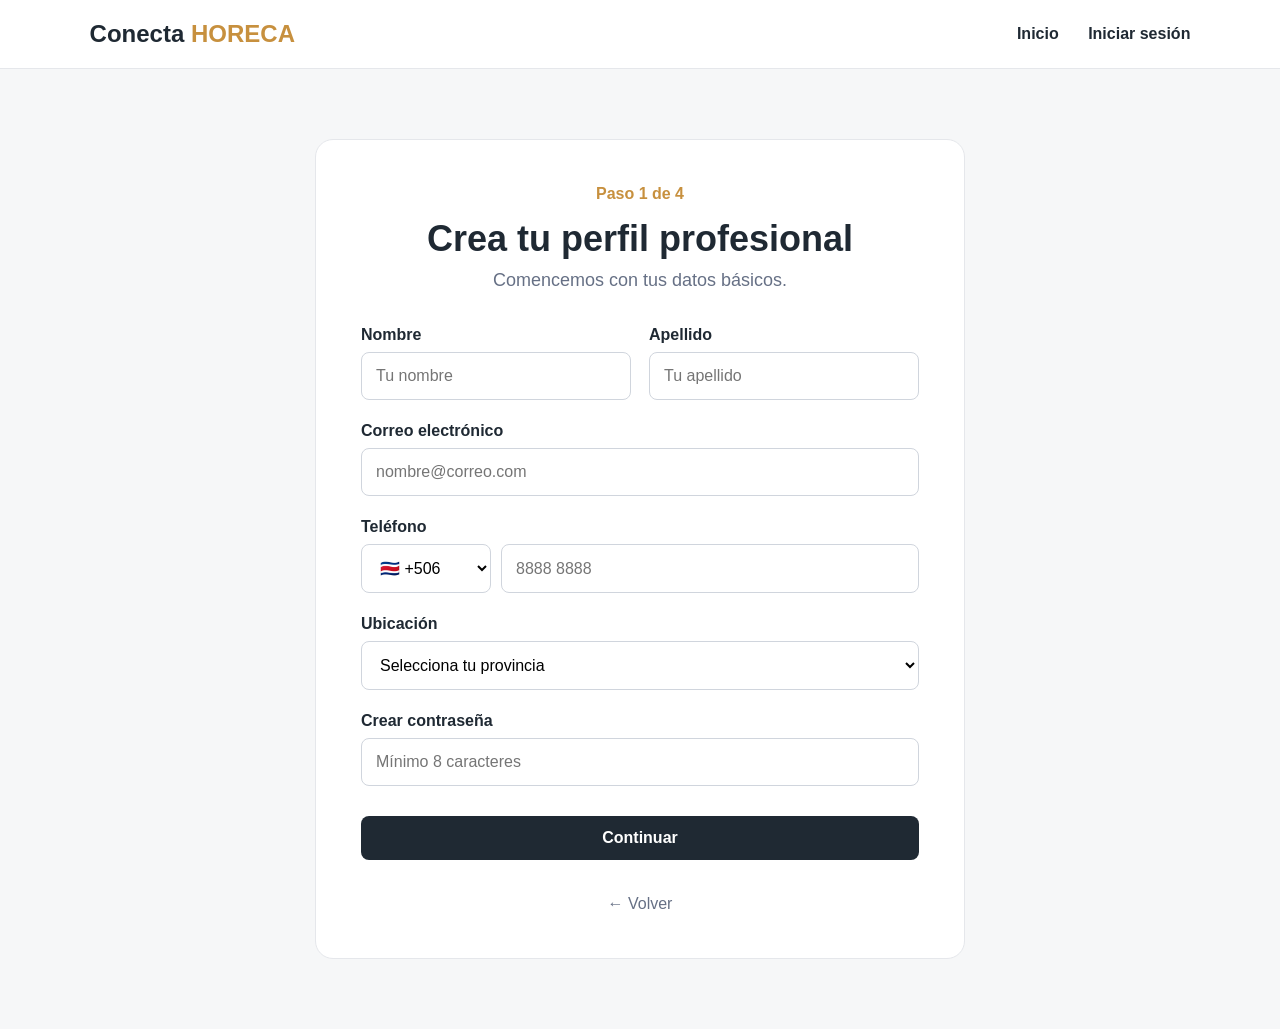
<file: registro-profesional.html>
<!DOCTYPE html>
<html lang="es">
<head>
  <meta charset="UTF-8">
  <meta name="viewport" content="width=device-width, initial-scale=1.0">

  <title>Registro Profesional | Conecta HORECA</title>

  <link rel="stylesheet" href="styles.css">
</head>

<body>

<header>
  <div class="logo">
    Conecta <span>HORECA</span>
  </div>

  <nav>
    <a href="index.html">Inicio</a>
    <a href="#">Iniciar sesión</a>
  </nav>
</header>

<main class="register-page">

  <div class="form-container">

    <div class="form-progress">
      Paso 1 de 4
    </div>

    <h1>Crea tu perfil profesional</h1>

    <p class="register-subtitle">
      Comencemos con tus datos básicos.
    </p>

    <form id="professionalForm">

      <div class="form-row">

        <div class="form-group">
          <label for="nombre">Nombre</label>
          <input
            type="text"
            id="nombre"
            name="nombre"
            placeholder="Tu nombre"
            required
          >
        </div>

        <div class="form-group">
          <label for="apellido">Apellido</label>
          <input
            type="text"
            id="apellido"
            name="apellido"
            placeholder="Tu apellido"
            required
          >
        </div>

      </div>

      <div class="form-group">
        <label for="email">Correo electrónico</label>
        <input
          type="email"
          id="email"
          name="email"
          placeholder="nombre@correo.com"
          required
        >
      </div>

      <div class="form-group">
        <label for="telefono">Teléfono</label>

        <div class="phone-row">

          <select id="codigoPais" name="codigoPais">
            <option value="+506">🇨🇷 +506</option>
          </select>

          <input
            type="tel"
            id="telefono"
            name="telefono"
            placeholder="8888 8888"
            required
          >

        </div>
      </div>

      <div class="form-group">
        <label for="ubicacion">Ubicación</label>

        <select id="ubicacion" name="ubicacion" required>
          <option value="">Selecciona tu provincia</option>
          <option>San José</option>
          <option>Alajuela</option>
          <option>Cartago</option>
          <option>Heredia</option>
          <option>Guanacaste</option>
          <option>Puntarenas</option>
          <option>Limón</option>
        </select>
      </div>

      <div class="form-group">
        <label for="password">Crear contraseña</label>
        <input
          type="password"
          id="password"
          name="password"
          placeholder="Mínimo 8 caracteres"
          minlength="8"
          required
        >
      </div>

      <button type="submit" class="btn form-button">
        Continuar
      </button>

    </form>

    <a href="registro.html" class="back-link">
      ← Volver
    </a>

  </div>

</main>

<script src="app.js"></script>
  
</body>
</html>
</file>
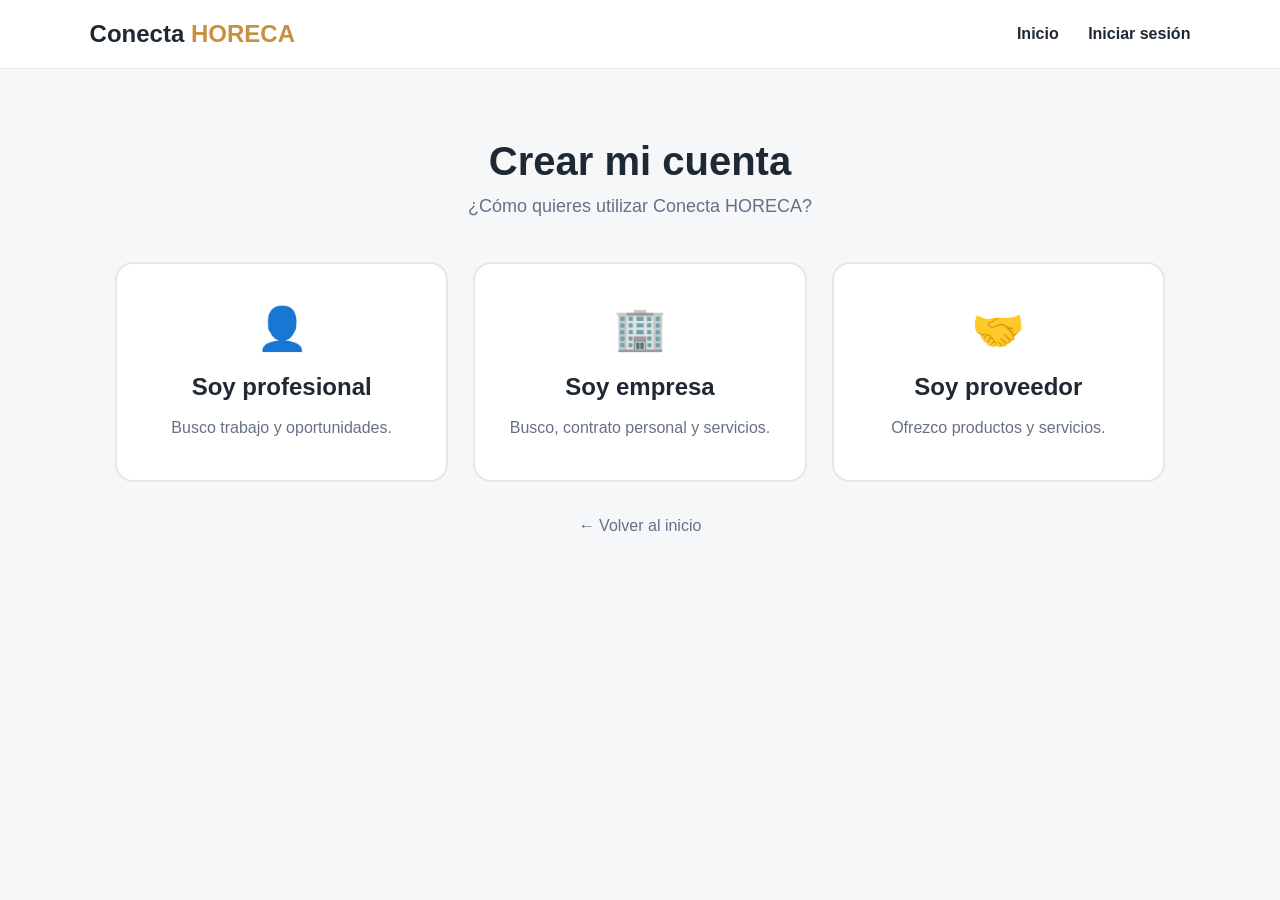
<file: registro.html>
<!DOCTYPE html>
<html lang="es">
<head>
  <meta charset="UTF-8">
  <meta name="viewport" content="width=device-width, initial-scale=1.0">

  <title>Crear cuenta | Conecta HORECA</title>

  <link rel="stylesheet" href="styles.css">
</head>

<body>

<header>
  <div class="logo">
    Conecta <span>HORECA</span>
  </div>

  <nav>
    <a href="index.html">Inicio</a>
    <a href="#">Iniciar sesión</a>
  </nav>
</header>

<main class="register-page">

  <h1>Crear mi cuenta</h1>

  <p class="register-subtitle">
    ¿Cómo quieres utilizar Conecta HORECA?
  </p>

  <div class="account-types">

    <div class="account-card" onclick="window.location.href='registro-profesional.html'">
      <div class="icon">👤</div>

      <h2>Soy profesional</h2>

      <p>
        Busco trabajo y oportunidades.
      </p>
    </div>

    <div class="account-card" onclick="window.location.href='registro-empresa.html'" style="cursor: pointer;">
      <div class="icon">🏢</div>

      <h2>Soy empresa</h2>

      <p>
        Busco, contrato personal y servicios.
      </p>
    </div>

    <div class="account-card">
      <div class="icon">🤝</div>

      <h2>Soy proveedor</h2>

      <p>
        Ofrezco productos y servicios.
      </p>
    </div>

  </div>

  <a href="index.html" class="back-link">
    ← Volver al inicio
  </a>

</main>

</body>
</html>
</file>
<file: styles.css>
* {
  box-sizing: border-box;
  margin: 0;
  padding: 0;
}

body {
  font-family: Arial, Helvetica, sans-serif;
  background: #f6f7f8;
  color: #1f2933;
}

header {
  background: #ffffff;
  padding: 20px 7%;
  display: flex;
  justify-content: space-between;
  align-items: center;
  border-bottom: 1px solid #e5e7eb;
}

.logo {
  font-size: 24px;
  font-weight: bold;
}

.logo span {
  color: #c7903e;
}

nav a {
  text-decoration: none;
  color: #1f2933;
  margin-left: 25px;
  font-weight: 600;
}

.hero {
  min-height: 520px;
  padding: 90px 7%;
  text-align: center;
  background: #ffffff;
}

.hero h1 {
  font-size: 48px;
  max-width: 850px;
  margin: 0 auto 20px;
}

.hero p {
  font-size: 20px;
  color: #667085;
  max-width: 700px;
  margin: 0 auto 50px;
  line-height: 1.6;
}

.options {
  display: grid;
  grid-template-columns: repeat(3, 1fr);
  gap: 25px;
  max-width: 1100px;
  margin: auto;
}

.card {
  background: #ffffff;
  border: 1px solid #e5e7eb;
  border-radius: 18px;
  padding: 35px 25px;
  transition: 0.25s;
}

.card:hover {
  transform: translateY(-6px);
  box-shadow: 0 15px 35px rgba(0, 0, 0, 0.08);
}

.icon {
  font-size: 42px;
  margin-bottom: 20px;
}

.card h2 {
  margin-bottom: 15px;
}

.card p {
  color: #667085;
  line-height: 1.5;
  margin-bottom: 25px;
}

.btn {
  display: inline-block;
  background: #1f2933;
  color: #ffffff;
  text-decoration: none;
  padding: 13px 22px;
  border-radius: 8px;
  font-weight: bold;
  border: none;
  cursor: pointer;
}

.btn:hover {
  background: #c7903e;
}

footer {
  text-align: center;
  padding: 30px;
  color: #667085;
}

/* CREAR CUENTA */

.register-page {
  min-height: calc(100vh - 75px);
  padding: 70px 7%;
  text-align: center;
}

.register-page h1 {
  font-size: 40px;
  margin-bottom: 12px;
}

.register-subtitle {
  color: #667085;
  font-size: 18px;
  margin-bottom: 45px;
}

.account-types {
  display: grid;
  grid-template-columns: repeat(3, 1fr);
  gap: 25px;
  max-width: 1050px;
  margin: auto;
}

.account-card {
  background: #ffffff;
  border: 2px solid #e5e7eb;
  border-radius: 18px;
  padding: 40px 25px;
  cursor: pointer;
  transition: 0.25s;
}

.account-card:hover {
  border-color: #c7903e;
  transform: translateY(-5px);
  box-shadow: 0 15px 35px rgba(0, 0, 0, 0.08);
}

.account-card h2 {
  margin: 15px 0;
}

.account-card p {
  color: #667085;
  line-height: 1.5;
}

.back-link {
  display: inline-block;
  margin-top: 35px;
  color: #667085;
  text-decoration: none;
}

.back-link:hover {
  color: #c7903e;
}

/* FORMULARIOS */

.form-container {
  max-width: 650px;
  margin: 0 auto;
  background: #ffffff;
  padding: 45px;
  border-radius: 18px;
  border: 1px solid #e5e7eb;
  text-align: left;
}

.form-container h1 {
  text-align: center;
  font-size: 36px;
  margin-bottom: 10px;
}

.form-container .register-subtitle {
  text-align: center;
  margin-bottom: 35px;
}

.form-progress {
  text-align: center;
  color: #c7903e;
  font-weight: bold;
  margin-bottom: 15px;
}

.form-row {
  display: grid;
  grid-template-columns: 1fr 1fr;
  gap: 18px;
}

.form-group {
  margin-bottom: 22px;
}

.form-group label {
  display: block;
  font-weight: 600;
  margin-bottom: 8px;
}

.form-group input,
.form-group select,
.form-group textarea {
  width: 100%;
  padding: 14px;
  border: 1px solid #d0d5dd;
  border-radius: 8px;
  font-size: 16px;
  background: #ffffff;
  resize: vertical;
}

.form-group input:focus,
.form-group select:focus,
.form-group textarea:focus {
  outline: none;
  border-color: #c7903e;
}

.phone-row {
  display: grid;
  grid-template-columns: 130px 1fr;
  gap: 10px;
}

.form-button {
  width: 100%;
  margin-top: 8px;
  font-size: 16px;
}

.form-container .back-link {
  display: block;
  text-align: center;
}

/* DISPONIBILIDAD Y PAGO */

.form-section {
  margin-bottom: 35px;
  padding-bottom: 30px;
  border-bottom: 1px solid #e5e7eb;
}

.form-section h2 {
  font-size: 21px;
  margin-bottom: 10px;
}

.section-help {
  color: #667085;
  margin-bottom: 18px;
  line-height: 1.5;
}

.checkbox-grid {
  display: grid;
  grid-template-columns: 1fr 1fr;
  gap: 12px;
}

.check-option {
  display: flex;
  align-items: center;
  gap: 10px;
  padding: 14px;
  border: 1px solid #e5e7eb;
  border-radius: 9px;
  cursor: pointer;
  margin-bottom: 12px;
  background: #ffffff;
}

.check-option:hover {
  border-color: #c7903e;
}

.check-option input {
  width: 18px;
  height: 18px;
  cursor: pointer;
}

.payment-option {
  margin-bottom: 15px;
}

.payment-amount {
  padding: 5px 15px 15px 42px;
}

.money-input {
  display: flex;
  align-items: center;
  border: 1px solid #d0d5dd;
  border-radius: 8px;
  background: #ffffff;
  overflow: hidden;
  margin-top: 8px;
}

.money-input span {
  padding: 14px;
  background: #f6f7f8;
  font-weight: bold;
}

.money-input input {
  width: 100%;
  border: none;
  padding: 14px;
  font-size: 16px;
  outline: none;
}

.hidden {
  display: none;
}

/* ========================================
   CARGA DE CV
======================================== */

.cv-upload-section {
  margin: 30px 0;
  padding: 24px;
  border: 2px dashed #d0d5dd;
  border-radius: 12px;
  background: #fafafa;
}

.cv-upload-header {
  display: flex;
  align-items: flex-start;
  gap: 12px;
  margin-bottom: 20px;
}

.cv-icon {
  font-size: 28px;
}

.cv-upload-header h3 {
  margin: 0 0 5px 0;
  font-size: 20px;
  color: #1f2933;
}

.cv-upload-header p {
  margin: 0;
  color: #667085;
  line-height: 1.5;
}

.cv-file-input {
  display: none;
}

.cv-upload-button {
  display: inline-block;
  padding: 12px 20px;
  background: #1f2933;
  color: white;
  border-radius: 8px;
  font-weight: 600;
  cursor: pointer;
  transition: 0.2s ease;
}

.cv-upload-button:hover {
  transform: translateY(-1px);
  opacity: 0.9;
}

.cv-file-name {
  margin: 14px 0 5px 0;
  font-weight: 600;
  color: #344054;
}

.cv-help {
  display: block;
  color: #667085;
  line-height: 1.4;
}

/* ========================================
   PERFIL PROFESIONAL
======================================== */

.profile-page {
  min-height: 100vh;
  background: #f5f7f9;
  padding: 45px 20px 80px;
}

.profile-container {
  max-width: 1050px;
  margin: 0 auto;
}


/* TARJETAS */

.profile-card {
  background: #ffffff;
  border: 1px solid #e4e7ec;
  border-radius: 14px;
  padding: 28px;
  margin-bottom: 20px;
  box-shadow: 0 3px 12px rgba(16, 24, 40, 0.04);
}

.profile-card h2 {
  margin: 0 0 18px;
  font-size: 21px;
  color: #1f2933;
}

.profile-card p {
  line-height: 1.6;
  color: #475467;
}


/* CABECERA */

.profile-header-card {
  display: flex;
  align-items: center;
  gap: 24px;
  padding: 32px;
}

.profile-avatar {
  width: 92px;
  height: 92px;
  min-width: 92px;
  border-radius: 50%;
  background: #1f2933;
  color: #ffffff;
  display: flex;
  align-items: center;
  justify-content: center;
  font-size: 30px;
  font-weight: 700;
}

.profile-main-info {
  flex: 1;
}

.profile-name-row {
  display: flex;
  align-items: center;
  gap: 14px;
  flex-wrap: wrap;
}

.profile-name-row h1 {
  margin: 0;
  font-size: 32px;
  color: #1f2933;
}

.profile-main-info h2 {
  margin: 7px 0 14px;
  font-size: 20px;
  color: #b7791f;
}

.profile-meta {
  display: flex;
  flex-wrap: wrap;
  gap: 18px;
  color: #667085;
  font-size: 15px;
}


/* DISPONIBILIDAD */

.availability-badge {
  display: inline-flex;
  align-items: center;
  padding: 7px 12px;
  border-radius: 20px;
  background: #ecfdf3;
  color: #027a48;
  font-size: 13px;
  font-weight: 700;
}


/* CONFIANZA */

.trust-grid {
  display: grid;
  grid-template-columns: repeat(3, 1fr);
  gap: 15px;
  margin-bottom: 20px;
}

.trust-card {
  background: #ffffff;
  border: 1px solid #e4e7ec;
  border-radius: 12px;
  padding: 20px;
  display: flex;
  gap: 12px;
  align-items: flex-start;
}

.trust-icon {
  width: 36px;
  height: 36px;
  min-width: 36px;
  border-radius: 50%;
  background: #f2f4f7;
  display: flex;
  align-items: center;
  justify-content: center;
  font-weight: 700;
  color: #b7791f;
}

.trust-card strong {
  display: block;
  color: #1f2933;
  margin-bottom: 4px;
}

.trust-card p {
  margin: 0;
  font-size: 13px;
  line-height: 1.4;
  color: #667085;
}


/* ETIQUETAS */

.profile-tags {
  display: flex;
  flex-wrap: wrap;
  gap: 10px;
}

.profile-tag {
  display: inline-block;
  padding: 8px 13px;
  background: #f2f4f7;
  border: 1px solid #e4e7ec;
  border-radius: 20px;
  font-size: 14px;
  color: #344054;
  font-weight: 500;
}


/* INFORMACIÓN */

.profile-info-grid {
  display: grid;
  grid-template-columns: 1fr 1fr;
  gap: 25px;
}

.info-label {
  display: block;
  color: #667085;
  font-size: 13px;
  font-weight: 600;
  margin-bottom: 6px;
}

.profile-info-grid p {
  margin: 0;
  font-weight: 600;
  color: #1f2933;
}


/* EXPECTATIVAS DE PAGO */

.payment-profile-grid {
  display: grid;
  grid-template-columns: repeat(2, 1fr);
  gap: 12px;
}

.payment-profile-item {
  border: 1px solid #e4e7ec;
  border-radius: 10px;
  padding: 16px 18px;
  display: flex;
  justify-content: space-between;
  align-items: center;
}

.payment-profile-item span {
  color: #667085;
}

.payment-profile-item strong {
  color: #1f2933;
  font-size: 18px;
}


/* EXPERIENCIA VERIFICADA */

.section-title-row {
  display: flex;
  justify-content: space-between;
  align-items: center;
  gap: 15px;
  margin-bottom: 18px;
}

.section-title-row h2 {
  margin: 0;
}

.coming-badge {
  background: #fff7e6;
  color: #b7791f;
  border-radius: 20px;
  padding: 6px 11px;
  font-size: 12px;
  font-weight: 700;
}

.empty-history {
  padding: 20px;
  background: #f9fafb;
  border-radius: 10px;
  border: 1px dashed #d0d5dd;
}

.empty-history strong {
  color: #344054;
}

.empty-history p {
  margin: 6px 0 0;
}


/* CV */

.cv-profile-box {
  display: flex;
  align-items: center;
  gap: 16px;
  padding: 18px;
  background: #f9fafb;
  border: 1px solid #e4e7ec;
  border-radius: 10px;
}

.cv-profile-box > span {
  font-size: 30px;
}

.cv-profile-box strong {
  color: #1f2933;
}

.cv-profile-box p {
  margin: 4px 0 0;
  font-size: 14px;
}


/* RESPONSIVE DEL PERFIL */

@media (max-width: 768px) {

  .profile-page {
    padding: 25px 14px 60px;
  }

  .profile-header-card {
    flex-direction: column;
    align-items: flex-start;
  }

  .profile-name-row h1 {
    font-size: 27px;
  }

  .trust-grid {
    grid-template-columns: 1fr;
  }

  .profile-info-grid {
    grid-template-columns: 1fr;
  }

  .payment-profile-grid {
    grid-template-columns: 1fr;
  }

}

/* ========================================
   NAVEGACIÓN PRINCIPAL
======================================== */

.main-header {
  position: relative;
}

.mobile-menu-button {
  display: none;
  background: transparent;
  border: none;
  font-size: 28px;
  color: #1f2933;
  cursor: pointer;
  padding: 6px 10px;
  line-height: 1;
}

@media (max-width: 800px) {

  .main-header {
    display: flex;
    align-items: center;
    justify-content: space-between;
    position: relative;
  }

  .mobile-menu-button {
    display: block;
  }

  .main-header nav {
    display: none;
    position: absolute;
    top: 100%;
    left: 20px;
    right: 20px;
    background: #ffffff;
    border: 1px solid #e1e5ea;
    border-radius: 10px;
    padding: 10px;
    box-shadow: 0 8px 24px rgba(0, 0, 0, 0.10);
    z-index: 1000;
  }

  .main-header nav.mobile-nav-open {
    display: flex;
    flex-direction: column;
    gap: 4px;
  }

  .main-header nav a {
    display: block;
    padding: 12px 14px;
    border-radius: 7px;
    text-decoration: none;
  }
  
  .options,
  .account-types {
    grid-template-columns: 1fr;
  }

  .hero h1 {
    font-size: 36px;
  }

  .register-page h1 {
    font-size: 32px;
  }

.form-row,
.phone-row {
  grid-template-columns: 1fr;
}

.form-container {
  padding: 30px 20px;
}
  
}
</file>
